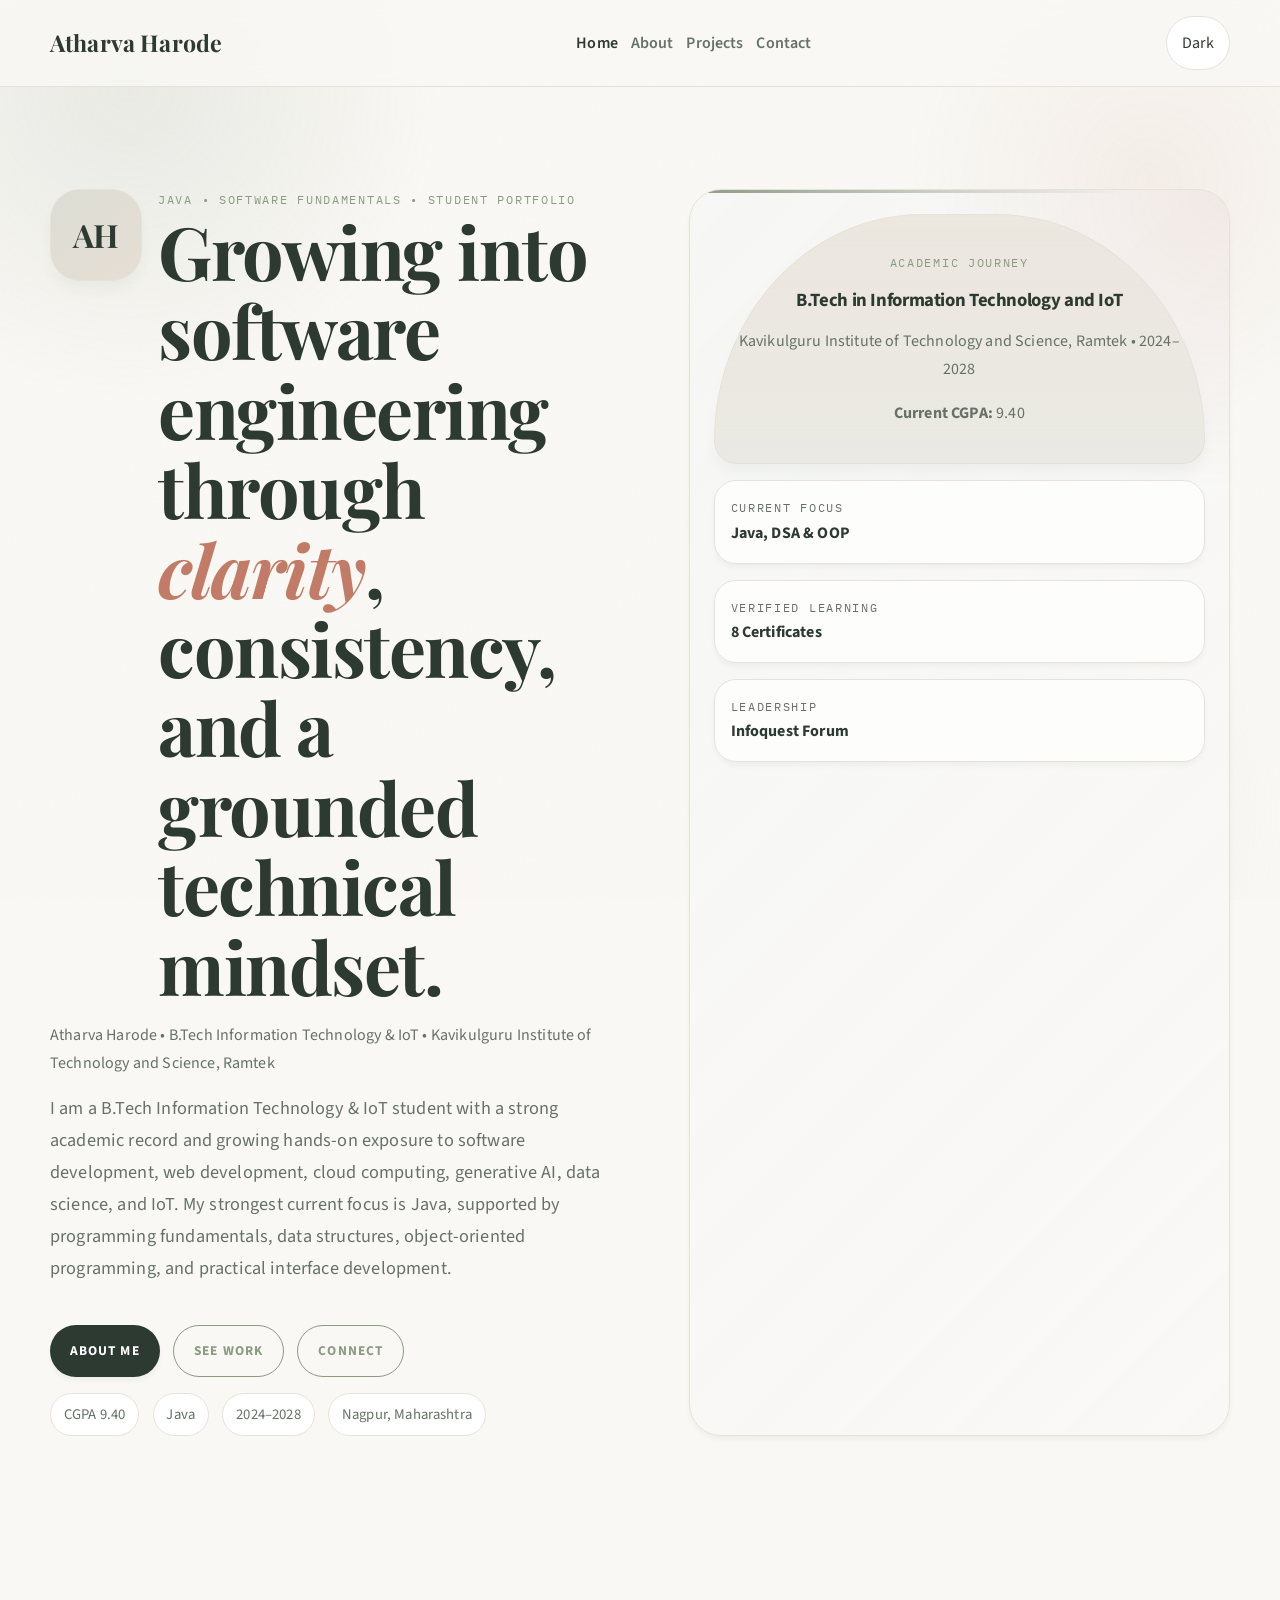
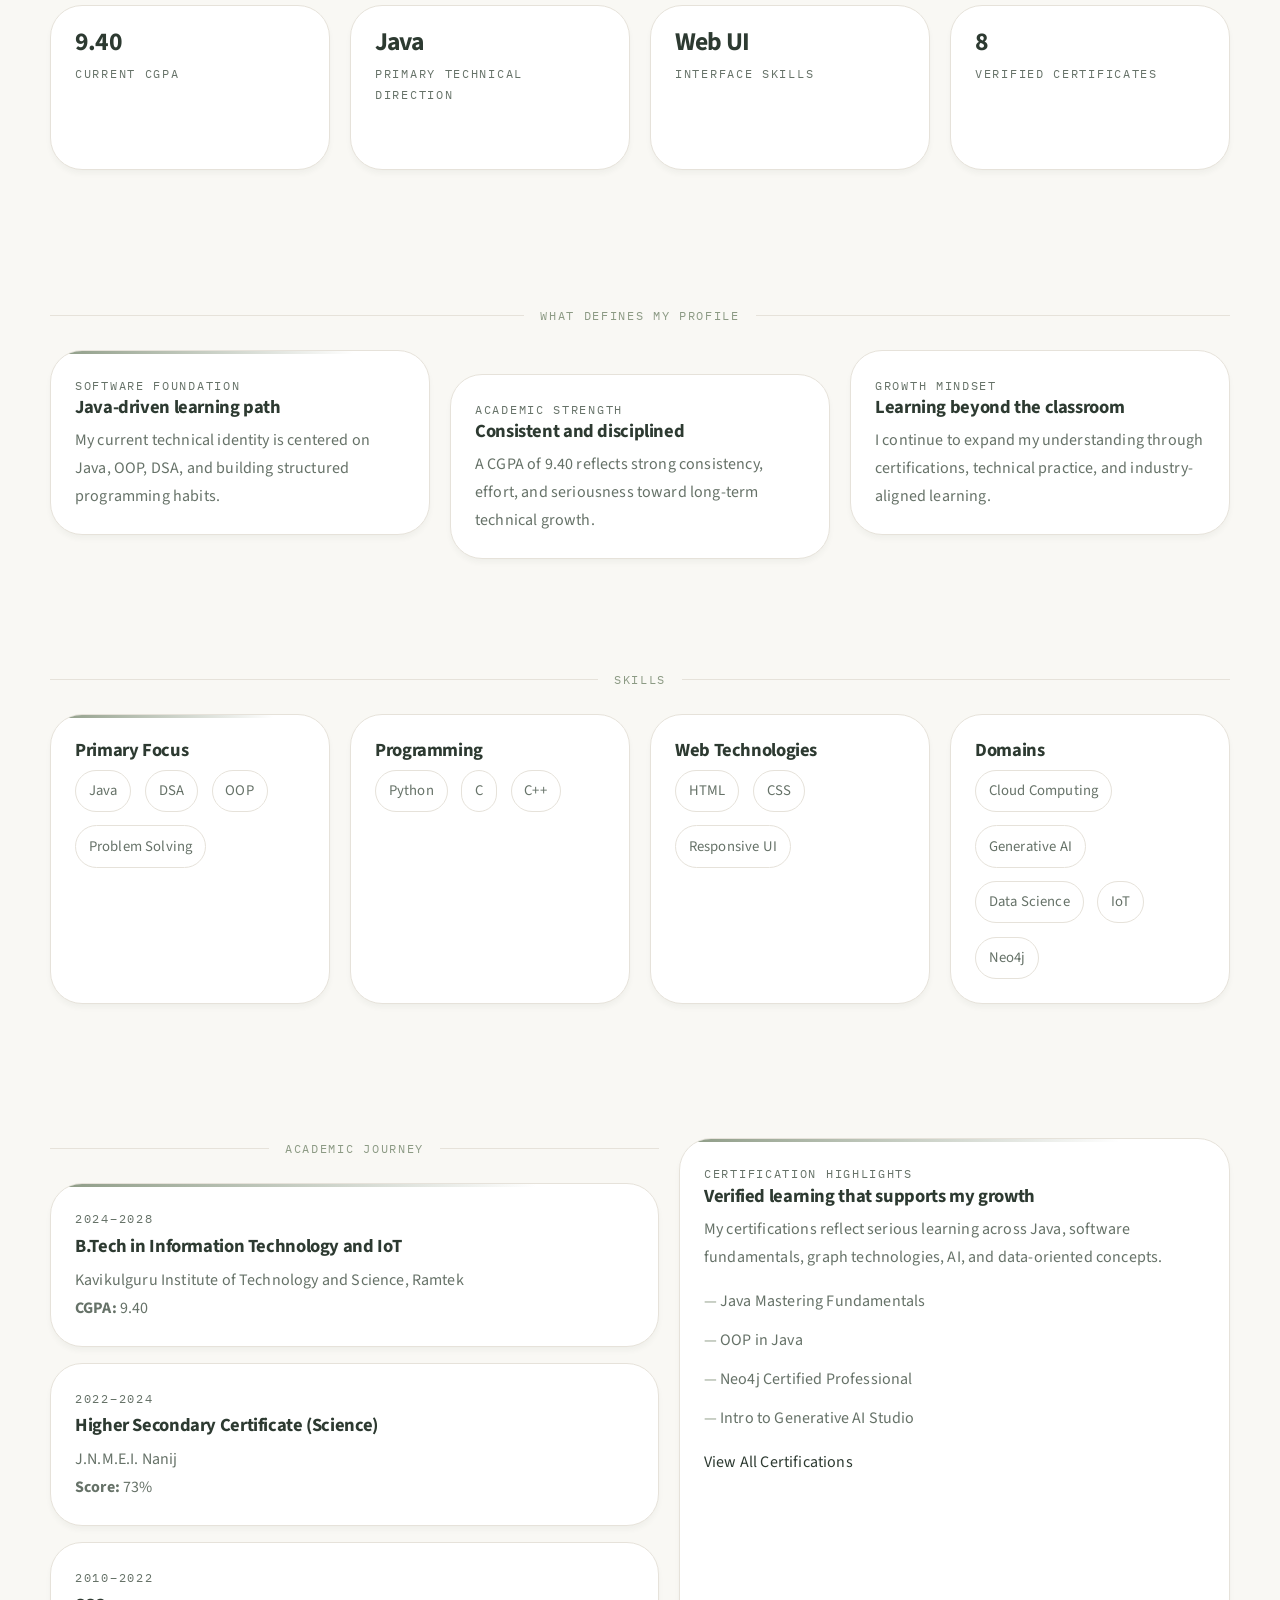
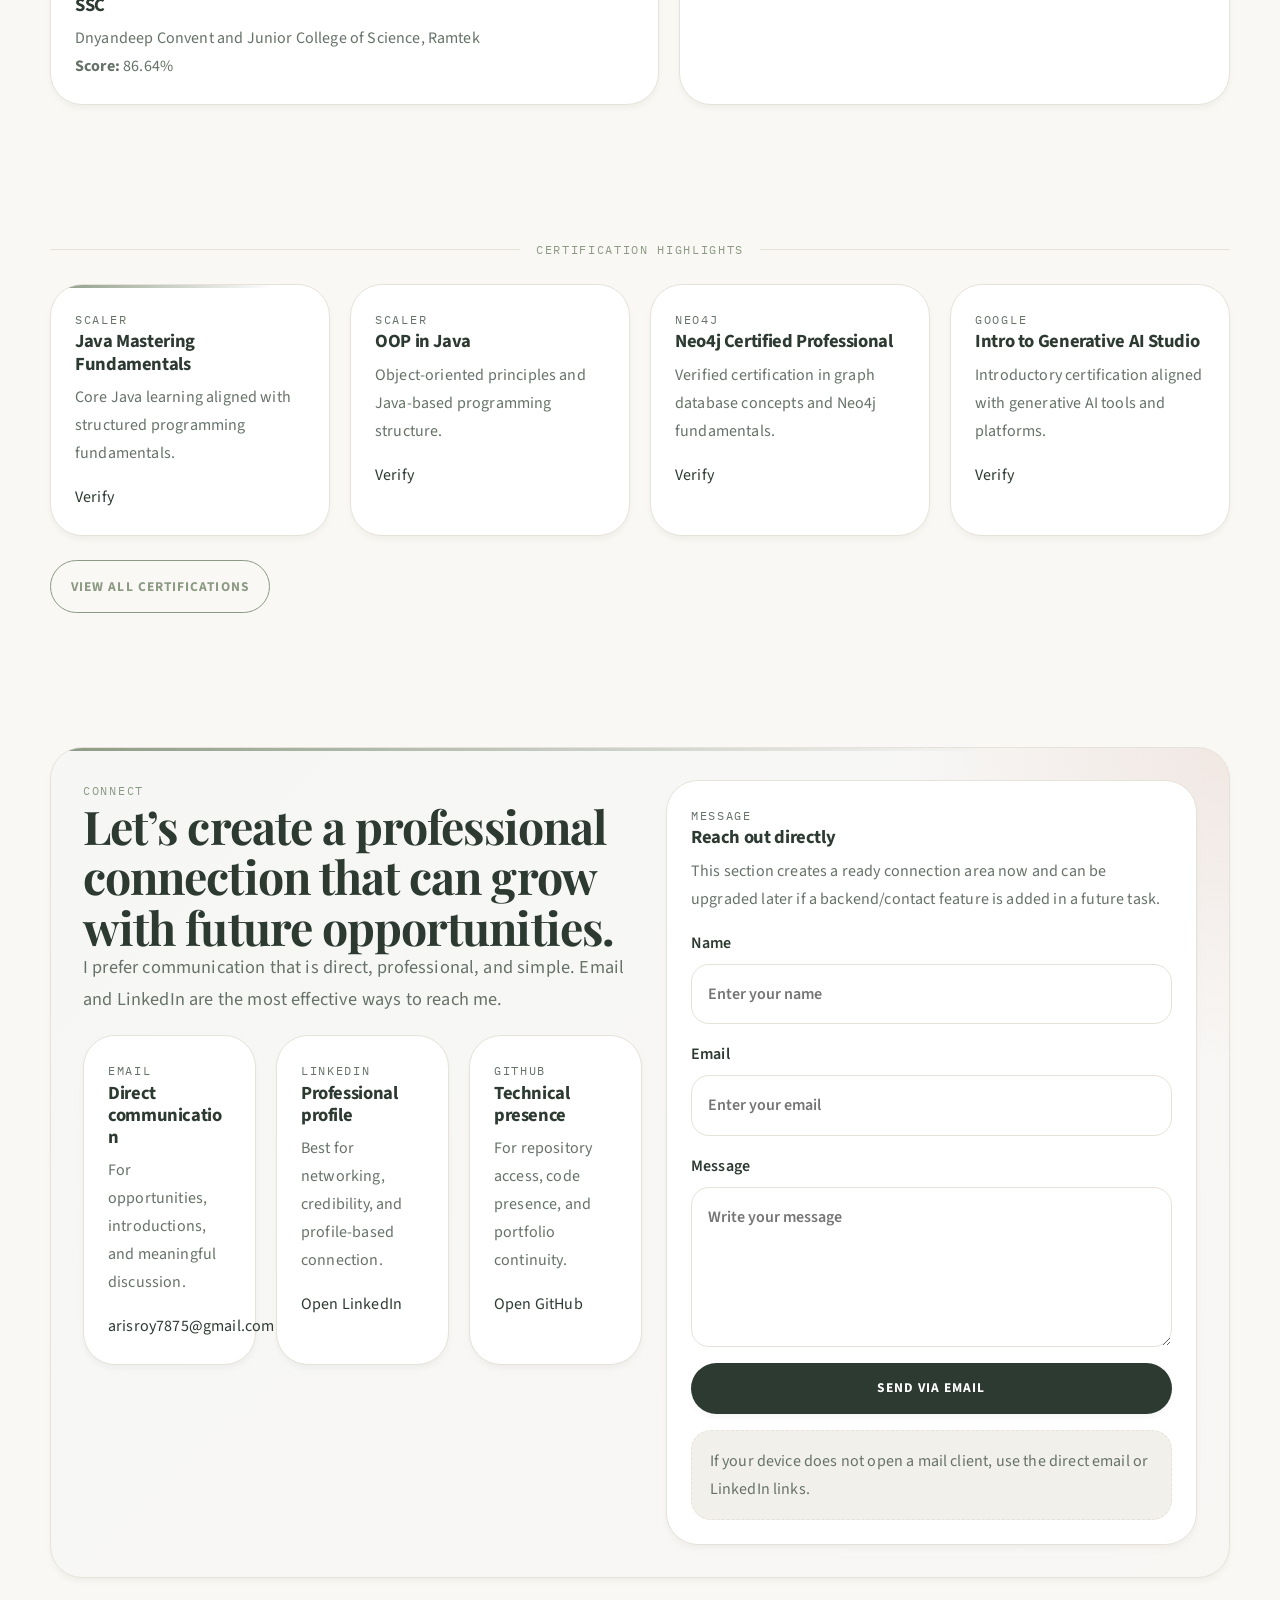
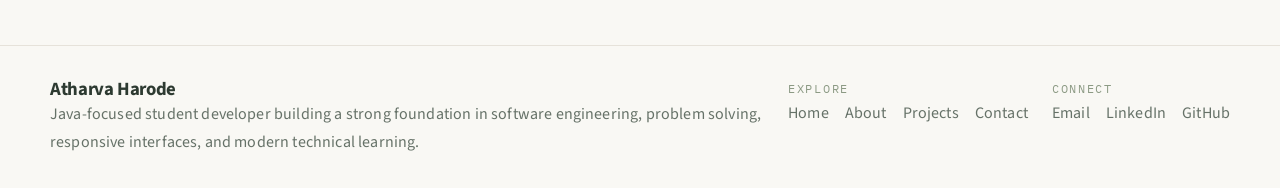
<file: index.html>
<!DOCTYPE html>
<html lang="en">
<head>
  <meta charset="UTF-8" />
  <meta name="viewport" content="width=device-width, initial-scale=1.0" />
  <meta name="color-scheme" content="light dark" />
  <meta
    name="description"
    content="Atharva Harode portfolio featuring education, technical strengths, certifications, and software development direction."
  />
  <title>Atharva Harode — Portfolio</title>

  <link rel="preconnect" href="https://fonts.googleapis.com" />
  <link rel="preconnect" href="https://fonts.gstatic.com" crossorigin />
  <link
    href="https://fonts.googleapis.com/css2?family=IBM+Plex+Mono:wght@500&family=Playfair+Display:wght@600;700&family=Source+Sans+3:wght@400;500;600;700&display=swap"
    rel="stylesheet"
  />

  <link rel="stylesheet" href="css/style.css" />
  <script defer src="script.js"></script>
</head>
<body>
  <a class="skip-link" href="#main">Skip to content</a>

  <header class="site-header">
    <div class="container nav-shell">
      <a class="brand" href="index.html">Atharva Harode</a>

      <nav class="site-nav" id="site-nav" aria-label="Primary navigation">
        <a href="index.html">Home</a>
        <a href="about.html">About</a>
        <a href="projects.html">Projects</a>
        <a href="contact.html">Contact</a>
      </nav>

      <div class="nav-actions">
        <button class="theme-toggle" id="theme-toggle" type="button" aria-label="Toggle theme">Dark</button>
        <button class="nav-toggle" id="nav-toggle" type="button" aria-label="Open navigation" aria-controls="site-nav" aria-expanded="false">Menu</button>
      </div>
    </div>
  </header>

  <main id="main">
    <section class="section">
      <div class="container hero-shell">
        <div class="hero-copy">
          <div class="identity-lockup">
            <div class="identity-badge">
              <div class="monogram" aria-label="Atharva Harode logo">AH</div>

              <div>
                <p class="eyebrow">Java • Software Fundamentals • Student Portfolio</p>
                <h1>Growing into software engineering through <em>clarity</em>, consistency, and a grounded technical mindset.</h1>
              </div>
            </div>

            <p class="identity-title">
              Atharva Harode • B.Tech Information Technology & IoT • Kavikulguru Institute of Technology and Science, Ramtek
            </p>
          </div>

          <p class="lead">
            I am a B.Tech Information Technology & IoT student with a strong academic record and growing hands-on exposure
            to software development, web development, cloud computing, generative AI, data science, and IoT. My strongest
            current focus is Java, supported by programming fundamentals, data structures, object-oriented programming,
            and practical interface development.
          </p>

          <div class="btn-row">
            <a class="btn btn--primary" href="about.html">About Me</a>
            <a class="btn btn--secondary" href="projects.html">See Work</a>
            <a class="btn btn--secondary" href="contact.html">Connect</a>
          </div>

          <div class="hero-tags">
            <span class="hero-tag">CGPA 9.40</span>
            <span class="hero-tag">Java</span>
            <span class="hero-tag">2024–2028</span>
            <span class="hero-tag">Nagpur, Maharashtra</span>
          </div>
        </div>

        <aside class="panel hero-side card-accent">
          <div class="hero-arch">
            <p class="eyebrow">Academic Journey</p>
            <h3>B.Tech in Information Technology and IoT</h3>
            <p class="card-copy">
              Kavikulguru Institute of Technology and Science, Ramtek • 2024–2028
            </p>
            <p class="card-copy"><strong>Current CGPA:</strong> 9.40</p>
          </div>

          <div class="hero-side-grid">
            <div class="side-chip">
              <p class="meta">Current Focus</p>
              <strong>Java, DSA & OOP</strong>
            </div>

            <div class="side-chip">
              <p class="meta">Verified Learning</p>
              <strong>8 Certificates</strong>
            </div>

            <div class="side-chip">
              <p class="meta">Leadership</p>
              <strong>Infoquest Forum</strong>
            </div>
          </div>
        </aside>
      </div>
    </section>

    <section class="section section--tight">
      <div class="container">
        <div class="stats-grid">
          <article class="panel stat-card">
            <strong>9.40</strong>
            <span class="meta">Current CGPA</span>
          </article>
          <article class="panel stat-card">
            <strong>Java</strong>
            <span class="meta">Primary Technical Direction</span>
          </article>
          <article class="panel stat-card">
            <strong>Web UI</strong>
            <span class="meta">Interface Skills</span>
          </article>
          <article class="panel stat-card">
            <strong>8</strong>
            <span class="meta">Verified Certificates</span>
          </article>
        </div>
      </div>
    </section>

    <section class="section section--tight">
      <div class="container">
        <div class="section-label">
          <span>What Defines My Profile</span>
        </div>

        <div class="feature-grid">
          <article class="panel feature-card card-accent">
            <p class="meta">Software Foundation</p>
            <h3>Java-driven learning path</h3>
            <p class="card-copy">
              My current technical identity is centered on Java, OOP, DSA, and building structured programming habits.
            </p>
          </article>

          <article class="panel feature-card is-staggered">
            <p class="meta">Academic Strength</p>
            <h3>Consistent and disciplined</h3>
            <p class="card-copy">
              A CGPA of 9.40 reflects strong consistency, effort, and seriousness toward long-term technical growth.
            </p>
          </article>

          <article class="panel feature-card">
            <p class="meta">Growth Mindset</p>
            <h3>Learning beyond the classroom</h3>
            <p class="card-copy">
              I continue to expand my understanding through certifications, technical practice, and industry-aligned learning.
            </p>
          </article>
        </div>
      </div>
    </section>

    <section class="section section--tight">
      <div class="container">
        <div class="section-label">
          <span>Skills</span>
        </div>

        <div class="skill-grid">
          <article class="panel skill-card card-accent">
            <h3>Primary Focus</h3>
            <div class="badge-list">
              <span class="badge">Java</span>
              <span class="badge">DSA</span>
              <span class="badge">OOP</span>
              <span class="badge">Problem Solving</span>
            </div>
          </article>

          <article class="panel skill-card">
            <h3>Programming</h3>
            <div class="badge-list">
              <span class="badge">Python</span>
              <span class="badge">C</span>
              <span class="badge">C++</span>
            </div>
          </article>

          <article class="panel skill-card">
            <h3>Web Technologies</h3>
            <div class="badge-list">
              <span class="badge">HTML</span>
              <span class="badge">CSS</span>
              <span class="badge">Responsive UI</span>
            </div>
          </article>

          <article class="panel skill-card">
            <h3>Domains</h3>
            <div class="badge-list">
              <span class="badge">Cloud Computing</span>
              <span class="badge">Generative AI</span>
              <span class="badge">Data Science</span>
              <span class="badge">IoT</span>
              <span class="badge">Neo4j</span>
            </div>
          </article>
        </div>
      </div>
    </section>

    <section class="section section--tight">
      <div class="container split-layout">
        <div>
          <div class="section-label">
            <span>Academic Journey</span>
          </div>

          <div class="timeline">
            <article class="panel timeline-item card-accent">
              <p class="meta">2024–2028</p>
              <h3>B.Tech in Information Technology and IoT</h3>
              <p class="card-copy">Kavikulguru Institute of Technology and Science, Ramtek</p>
              <p class="card-copy"><strong>CGPA:</strong> 9.40</p>
            </article>

            <article class="panel timeline-item">
              <p class="meta">2022–2024</p>
              <h3>Higher Secondary Certificate (Science)</h3>
              <p class="card-copy">J.N.M.E.I. Nanij</p>
              <p class="card-copy"><strong>Score:</strong> 73%</p>
            </article>

            <article class="panel timeline-item">
              <p class="meta">2010–2022</p>
              <h3>SSC</h3>
              <p class="card-copy">Dnyandeep Convent and Junior College of Science, Ramtek</p>
              <p class="card-copy"><strong>Score:</strong> 86.64%</p>
            </article>
          </div>
        </div>

        <article class="panel feature-card card-accent">
          <p class="meta">Certification Highlights</p>
          <h3>Verified learning that supports my growth</h3>
          <p class="card-copy">
            My certifications reflect serious learning across Java, software fundamentals, graph technologies, AI, and data-oriented concepts.
          </p>

          <ul class="list-points">
            <li>Java Mastering Fundamentals</li>
            <li>OOP in Java</li>
            <li>Neo4j Certified Professional</li>
            <li>Intro to Generative AI Studio</li>
          </ul>

          <div class="card-links" style="margin-top: 1rem;">
            <a href="about.html">View All Certifications</a>
          </div>
        </article>
      </div>
    </section>

    <section class="section section--tight">
      <div class="container">
        <div class="section-label">
          <span>Certification Highlights</span>
        </div>

        <div class="cert-grid">
          <article class="panel cert-card card-accent">
            <p class="meta">Scaler</p>
            <h3>Java Mastering Fundamentals</h3>
            <p class="card-copy">Core Java learning aligned with structured programming fundamentals.</p>
            <div class="card-links" style="margin-top: 1rem;">
              <a href="https://moonshot.scaler.com/s/sl/8MfIuvoeKz" target="_blank" rel="noopener noreferrer">Verify</a>
            </div>
          </article>

          <article class="panel cert-card">
            <p class="meta">Scaler</p>
            <h3>OOP in Java</h3>
            <p class="card-copy">Object-oriented principles and Java-based programming structure.</p>
            <div class="card-links" style="margin-top: 1rem;">
              <a href="https://moonshot.scaler.com/s/li/6NjYlQh3RE" target="_blank" rel="noopener noreferrer">Verify</a>
            </div>
          </article>

          <article class="panel cert-card">
            <p class="meta">Neo4j</p>
            <h3>Neo4j Certified Professional</h3>
            <p class="card-copy">Verified certification in graph database concepts and Neo4j fundamentals.</p>
            <div class="card-links" style="margin-top: 1rem;">
              <a href="https://graphacademy.neo4j.com/c/7bdb7557-6568-4c2e-84bf-61533a747345/" target="_blank" rel="noopener noreferrer">Verify</a>
            </div>
          </article>

          <article class="panel cert-card">
            <p class="meta">Google</p>
            <h3>Intro to Generative AI Studio</h3>
            <p class="card-copy">Introductory certification aligned with generative AI tools and platforms.</p>
            <div class="card-links" style="margin-top: 1rem;">
              <a href="https://simpli-web.app.link/e/qctK5cx7B1b" target="_blank" rel="noopener noreferrer">Verify</a>
            </div>
          </article>
        </div>

        <div class="btn-row">
          <a class="btn btn--secondary" href="about.html">View All Certifications</a>
        </div>
      </div>
    </section>

    <section class="section section--tight">
      <div class="container">
        <div class="panel connect-shell card-accent">
          <div>
            <p class="eyebrow">Connect</p>
            <h2>Let’s create a professional connection that can grow with future opportunities.</h2>
            <p class="lead">
              I prefer communication that is direct, professional, and simple. Email and LinkedIn are the most effective ways to reach me.
            </p>

            <div class="method-grid">
              <article class="panel contact-card">
                <p class="meta">Email</p>
                <h3>Direct communication</h3>
                <p class="card-copy">For opportunities, introductions, and meaningful discussion.</p>
                <div class="card-links" style="margin-top: 1rem;">
                  <a href="mailto:arisroy7875@gmail.com">arisroy7875@gmail.com</a>
                </div>
              </article>

              <article class="panel contact-card">
                <p class="meta">LinkedIn</p>
                <h3>Professional profile</h3>
                <p class="card-copy">Best for networking, credibility, and profile-based connection.</p>
                <div class="card-links" style="margin-top: 1rem;">
                  <a href="https://www.linkedin.com/in/atharva-harode-336a64334/" target="_blank" rel="noopener noreferrer">Open LinkedIn</a>
                </div>
              </article>

              <article class="panel contact-card">
                <p class="meta">GitHub</p>
                <h3>Technical presence</h3>
                <p class="card-copy">For repository access, code presence, and portfolio continuity.</p>
                <div class="card-links" style="margin-top: 1rem;">
                  <a href="https://github.com/atharva787590" target="_blank" rel="noopener noreferrer">Open GitHub</a>
                </div>
              </article>
            </div>
          </div>

          <div class="panel form-card">
            <p class="meta">Message</p>
            <h3>Reach out directly</h3>
            <p class="card-copy">
              This section creates a ready connection area now and can be upgraded later if a backend/contact feature is added in a future task.
            </p>

            <form action="mailto:arisroy7875@gmail.com" method="post" enctype="text/plain">
              <label for="home-name">
                Name
                <input id="home-name" name="name" type="text" placeholder="Enter your name" />
              </label>

              <label for="home-email">
                Email
                <input id="home-email" name="email" type="email" placeholder="Enter your email" />
              </label>

              <label for="home-message">
                Message
                <textarea id="home-message" name="message" placeholder="Write your message"></textarea>
              </label>

              <button class="btn btn--primary" type="submit">Send via Email</button>
            </form>

            <div class="note-box">
              If your device does not open a mail client, use the direct email or LinkedIn links.
            </div>
          </div>
        </div>
      </div>
    </section>
  </main>

  <footer class="site-footer">
    <div class="container footer-grid">
      <div>
        <h3>Atharva Harode</h3>
        <p class="muted">
          Java-focused student developer building a strong foundation in software engineering,
          problem solving, responsive interfaces, and modern technical learning.
        </p>
      </div>

      <div>
        <p class="eyebrow">Explore</p>
        <div class="footer-links">
          <a href="index.html">Home</a>
          <a href="about.html">About</a>
          <a href="projects.html">Projects</a>
          <a href="contact.html">Contact</a>
        </div>
      </div>

      <div>
        <p class="eyebrow">Connect</p>
        <div class="footer-links">
          <a href="mailto:arisroy7875@gmail.com">Email</a>
          <a href="https://www.linkedin.com/in/atharva-harode-336a64334/" target="_blank" rel="noopener noreferrer">LinkedIn</a>
          <a href="https://github.com/atharva787590" target="_blank" rel="noopener noreferrer">GitHub</a>
        </div>
      </div>
    </div>
  </footer>
</body>
</html>
</file>
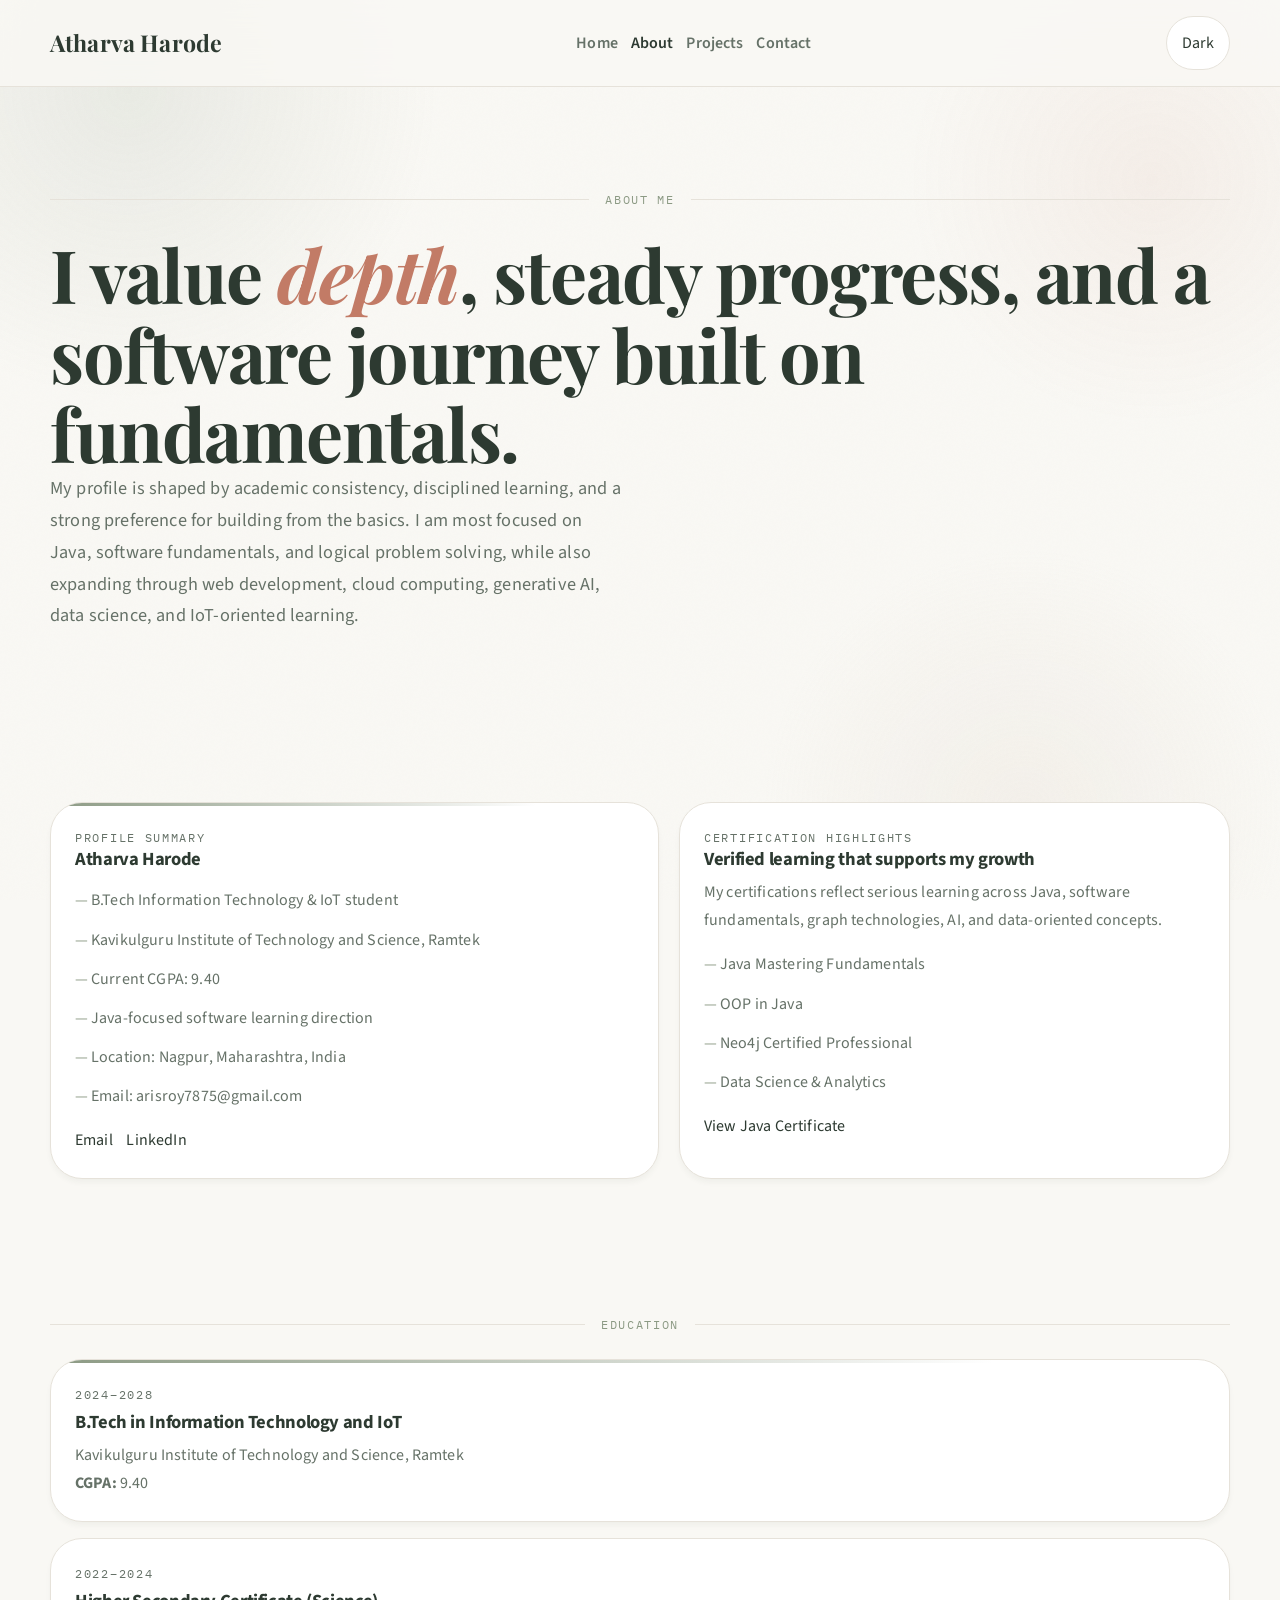
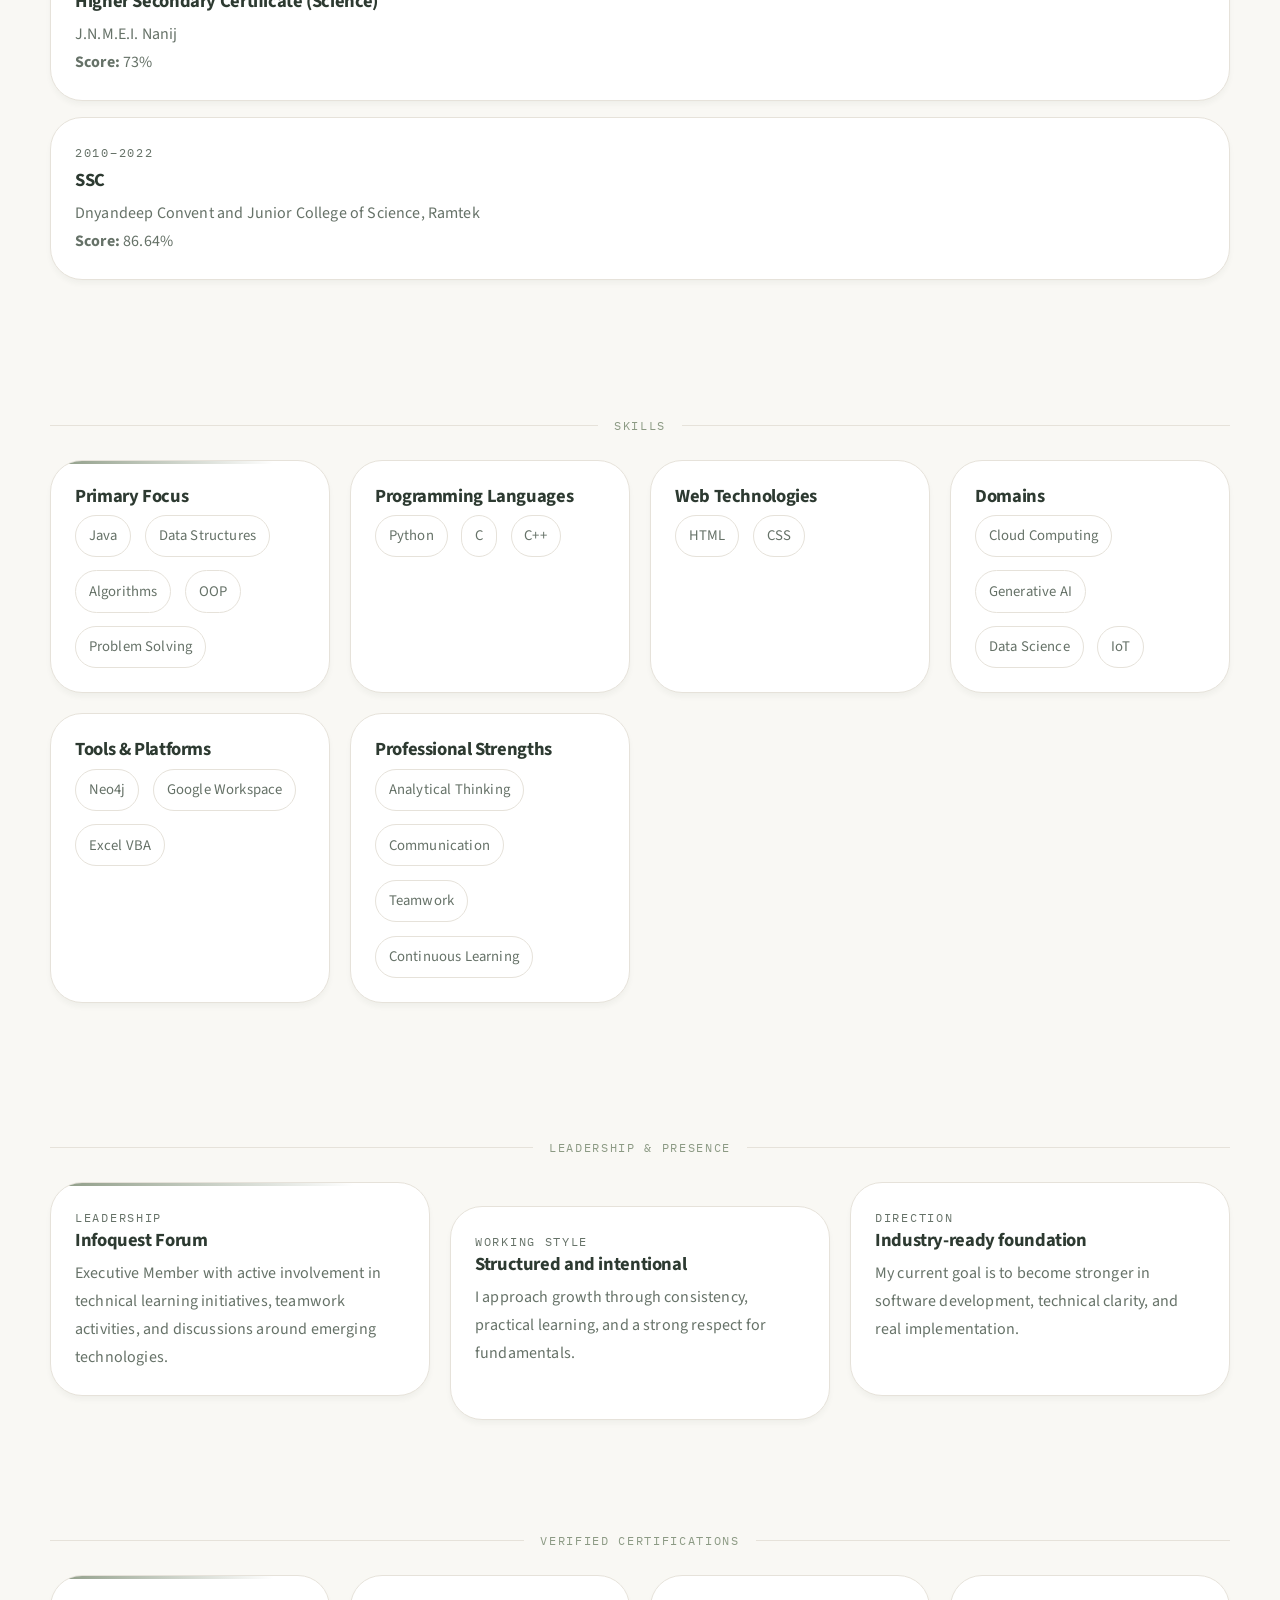
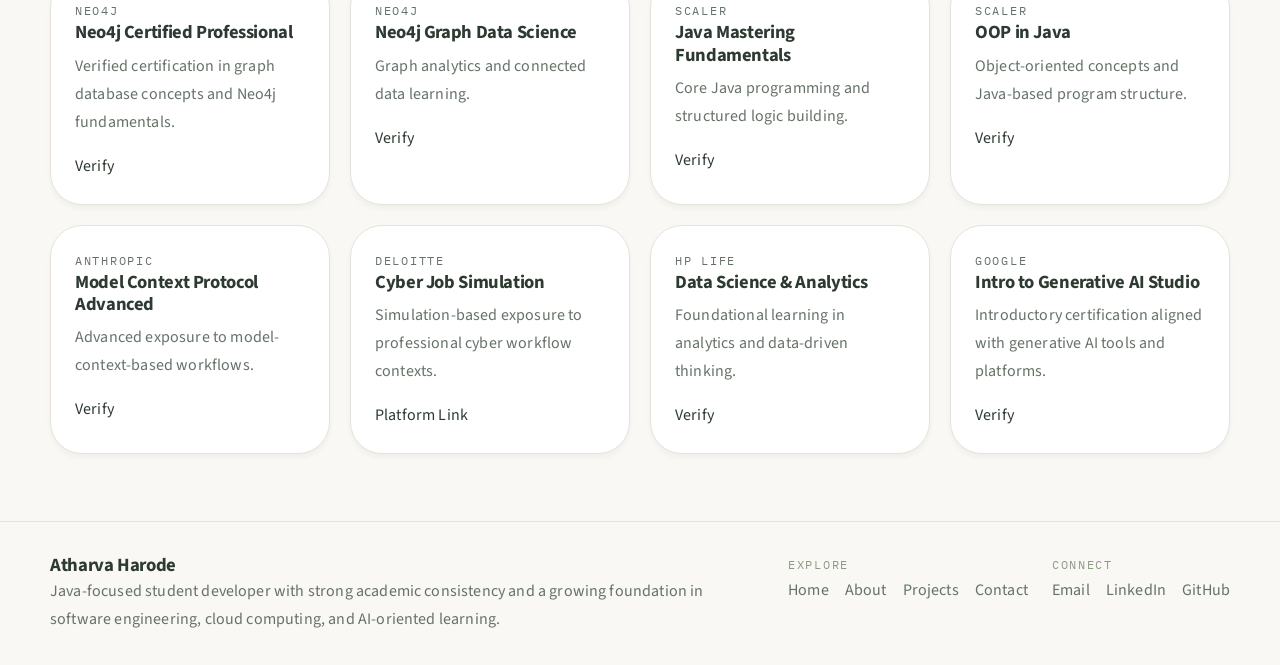
<file: about.html>
<!DOCTYPE html>
<html lang="en">
<head>
  <meta charset="UTF-8" />
  <meta name="viewport" content="width=device-width, initial-scale=1.0" />
  <meta name="color-scheme" content="light dark" />
  <meta
    name="description"
    content="About Atharva Harode including education, strengths, leadership, and verified certifications."
  />
  <title>Atharva Harode — About</title>

  <link rel="preconnect" href="https://fonts.googleapis.com" />
  <link rel="preconnect" href="https://fonts.gstatic.com" crossorigin />
  <link
    href="https://fonts.googleapis.com/css2?family=IBM+Plex+Mono:wght@500&family=Playfair+Display:wght@600;700&family=Source+Sans+3:wght@400;500;600;700&display=swap"
    rel="stylesheet"
  />

  <link rel="stylesheet" href="css/style.css" />
  <script defer src="script.js"></script>
</head>
<body>
  <a class="skip-link" href="#main">Skip to content</a>

  <header class="site-header">
    <div class="container nav-shell">
      <a class="brand" href="index.html">Atharva Harode</a>

      <nav class="site-nav" id="site-nav" aria-label="Primary navigation">
        <a href="index.html">Home</a>
        <a href="about.html">About</a>
        <a href="projects.html">Projects</a>
        <a href="contact.html">Contact</a>
      </nav>

      <div class="nav-actions">
        <button class="theme-toggle" id="theme-toggle" type="button" aria-label="Toggle theme">Dark</button>
        <button class="nav-toggle" id="nav-toggle" type="button" aria-label="Open navigation" aria-controls="site-nav" aria-expanded="false">Menu</button>
      </div>
    </div>
  </header>

  <main id="main">
    <section class="section">
      <div class="container narrow">
        <div class="section-label">
          <span>About Me</span>
        </div>
        <h1>I value <em>depth</em>, steady progress, and a software journey built on fundamentals.</h1>
        <p class="lead">
          My profile is shaped by academic consistency, disciplined learning, and a strong preference for building from the basics.
          I am most focused on Java, software fundamentals, and logical problem solving, while also expanding through web development,
          cloud computing, generative AI, data science, and IoT-oriented learning.
        </p>
      </div>
    </section>

    <section class="section section--tight">
      <div class="container split-layout">
        <article class="panel feature-card card-accent">
          <p class="meta">Profile Summary</p>
          <h3>Atharva Harode</h3>
          <ul class="list-points">
            <li>B.Tech Information Technology & IoT student</li>
            <li>Kavikulguru Institute of Technology and Science, Ramtek</li>
            <li>Current CGPA: 9.40</li>
            <li>Java-focused software learning direction</li>
            <li>Location: Nagpur, Maharashtra, India</li>
            <li>Email: arisroy7875@gmail.com</li>
          </ul>

          <div class="card-links" style="margin-top: 1rem;">
            <a href="mailto:arisroy7875@gmail.com">Email</a>
            <a href="https://www.linkedin.com/in/atharva-harode-336a64334/" target="_blank" rel="noopener noreferrer">LinkedIn</a>
          </div>
        </article>

        <article class="panel feature-card">
          <p class="meta">Certification Highlights</p>
          <h3>Verified learning that supports my growth</h3>
          <p class="card-copy">
            My certifications reflect serious learning across Java, software fundamentals, graph technologies, AI, and data-oriented concepts.
          </p>

          <ul class="list-points">
            <li>Java Mastering Fundamentals</li>
            <li>OOP in Java</li>
            <li>Neo4j Certified Professional</li>
            <li>Data Science & Analytics</li>
          </ul>

          <div class="card-links" style="margin-top: 1rem;">
            <a href="https://moonshot.scaler.com/s/sl/8MfIuvoeKz" target="_blank" rel="noopener noreferrer">View Java Certificate</a>
          </div>
        </article>
      </div>
    </section>

    <section class="section section--tight">
      <div class="container">
        <div class="section-label">
          <span>Education</span>
        </div>

        <div class="timeline">
          <article class="panel timeline-item card-accent">
            <p class="meta">2024–2028</p>
            <h3>B.Tech in Information Technology and IoT</h3>
            <p class="card-copy">Kavikulguru Institute of Technology and Science, Ramtek</p>
            <p class="card-copy"><strong>CGPA:</strong> 9.40</p>
          </article>

          <article class="panel timeline-item">
            <p class="meta">2022–2024</p>
            <h3>Higher Secondary Certificate (Science)</h3>
            <p class="card-copy">J.N.M.E.I. Nanij</p>
            <p class="card-copy"><strong>Score:</strong> 73%</p>
          </article>

          <article class="panel timeline-item">
            <p class="meta">2010–2022</p>
            <h3>SSC</h3>
            <p class="card-copy">Dnyandeep Convent and Junior College of Science, Ramtek</p>
            <p class="card-copy"><strong>Score:</strong> 86.64%</p>
          </article>
        </div>
      </div>
    </section>

    <section class="section section--tight">
      <div class="container">
        <div class="section-label">
          <span>Skills</span>
        </div>

        <div class="skill-grid">
          <article class="panel skill-card card-accent">
            <h3>Primary Focus</h3>
            <div class="badge-list">
              <span class="badge">Java</span>
              <span class="badge">Data Structures</span>
              <span class="badge">Algorithms</span>
              <span class="badge">OOP</span>
              <span class="badge">Problem Solving</span>
            </div>
          </article>

          <article class="panel skill-card">
            <h3>Programming Languages</h3>
            <div class="badge-list">
              <span class="badge">Python</span>
              <span class="badge">C</span>
              <span class="badge">C++</span>
            </div>
          </article>

          <article class="panel skill-card">
            <h3>Web Technologies</h3>
            <div class="badge-list">
              <span class="badge">HTML</span>
              <span class="badge">CSS</span>
            </div>
          </article>

          <article class="panel skill-card">
            <h3>Domains</h3>
            <div class="badge-list">
              <span class="badge">Cloud Computing</span>
              <span class="badge">Generative AI</span>
              <span class="badge">Data Science</span>
              <span class="badge">IoT</span>
            </div>
          </article>

          <article class="panel skill-card">
            <h3>Tools & Platforms</h3>
            <div class="badge-list">
              <span class="badge">Neo4j</span>
              <span class="badge">Google Workspace</span>
              <span class="badge">Excel VBA</span>
            </div>
          </article>

          <article class="panel skill-card">
            <h3>Professional Strengths</h3>
            <div class="badge-list">
              <span class="badge">Analytical Thinking</span>
              <span class="badge">Communication</span>
              <span class="badge">Teamwork</span>
              <span class="badge">Continuous Learning</span>
            </div>
          </article>
        </div>
      </div>
    </section>

    <section class="section section--tight">
      <div class="container">
        <div class="section-label">
          <span>Leadership & Presence</span>
        </div>

        <div class="feature-grid">
          <article class="panel feature-card card-accent">
            <p class="meta">Leadership</p>
            <h3>Infoquest Forum</h3>
            <p class="card-copy">
              Executive Member with active involvement in technical learning initiatives, teamwork activities,
              and discussions around emerging technologies.
            </p>
          </article>

          <article class="panel feature-card is-staggered">
            <p class="meta">Working Style</p>
            <h3>Structured and intentional</h3>
            <p class="card-copy">
              I approach growth through consistency, practical learning, and a strong respect for fundamentals.
            </p>
          </article>

          <article class="panel feature-card">
            <p class="meta">Direction</p>
            <h3>Industry-ready foundation</h3>
            <p class="card-copy">
              My current goal is to become stronger in software development, technical clarity, and real implementation.
            </p>
          </article>
        </div>
      </div>
    </section>

    <section class="section section--tight">
      <div class="container">
        <div class="section-label">
          <span>Verified Certifications</span>
        </div>

        <div class="cert-grid">
          <article class="panel cert-card card-accent">
            <p class="meta">Neo4j</p>
            <h3>Neo4j Certified Professional</h3>
            <p class="card-copy">Verified certification in graph database concepts and Neo4j fundamentals.</p>
            <div class="card-links" style="margin-top: 1rem;"><a href="https://graphacademy.neo4j.com/c/7bdb7557-6568-4c2e-84bf-61533a747345/" target="_blank" rel="noopener noreferrer">Verify</a></div>
          </article>

          <article class="panel cert-card">
            <p class="meta">Neo4j</p>
            <h3>Neo4j Graph Data Science</h3>
            <p class="card-copy">Graph analytics and connected data learning.</p>
            <div class="card-links" style="margin-top: 1rem;"><a href="https://graphacademy.neo4j.com/c/615c1e58-2b9d-46cf-a723-f88ed874ff77/" target="_blank" rel="noopener noreferrer">Verify</a></div>
          </article>

          <article class="panel cert-card">
            <p class="meta">Scaler</p>
            <h3>Java Mastering Fundamentals</h3>
            <p class="card-copy">Core Java programming and structured logic building.</p>
            <div class="card-links" style="margin-top: 1rem;"><a href="https://moonshot.scaler.com/s/sl/8MfIuvoeKz" target="_blank" rel="noopener noreferrer">Verify</a></div>
          </article>

          <article class="panel cert-card">
            <p class="meta">Scaler</p>
            <h3>OOP in Java</h3>
            <p class="card-copy">Object-oriented concepts and Java-based program structure.</p>
            <div class="card-links" style="margin-top: 1rem;"><a href="https://moonshot.scaler.com/s/li/6NjYlQh3RE" target="_blank" rel="noopener noreferrer">Verify</a></div>
          </article>

          <article class="panel cert-card">
            <p class="meta">Anthropic</p>
            <h3>Model Context Protocol Advanced</h3>
            <p class="card-copy">Advanced exposure to model-context-based workflows.</p>
            <div class="card-links" style="margin-top: 1rem;"><a href="https://verify.skilljar.com/c/eiay4afhugrx" target="_blank" rel="noopener noreferrer">Verify</a></div>
          </article>

          <article class="panel cert-card">
            <p class="meta">Deloitte</p>
            <h3>Cyber Job Simulation</h3>
            <p class="card-copy">Simulation-based exposure to professional cyber workflow contexts.</p>
            <div class="card-links" style="margin-top: 1rem;"><a href="https://theforage.com/" target="_blank" rel="noopener noreferrer">Platform Link</a></div>
          </article>

          <article class="panel cert-card">
            <p class="meta">HP LIFE</p>
            <h3>Data Science & Analytics</h3>
            <p class="card-copy">Foundational learning in analytics and data-driven thinking.</p>
            <div class="card-links" style="margin-top: 1rem;"><a href="https://www.life-global.org/certificate/e70e6ba1-0f59-45a6-9983-617a20633d9f" target="_blank" rel="noopener noreferrer">Verify</a></div>
          </article>

          <article class="panel cert-card">
            <p class="meta">Google</p>
            <h3>Intro to Generative AI Studio</h3>
            <p class="card-copy">Introductory certification aligned with generative AI tools and platforms.</p>
            <div class="card-links" style="margin-top: 1rem;"><a href="https://simpli-web.app.link/e/qctK5cx7B1b" target="_blank" rel="noopener noreferrer">Verify</a></div>
          </article>
        </div>
      </div>
    </section>
  </main>

  <footer class="site-footer">
    <div class="container footer-grid">
      <div>
        <h3>Atharva Harode</h3>
        <p class="muted">
          Java-focused student developer with strong academic consistency and a growing foundation in
          software engineering, cloud computing, and AI-oriented learning.
        </p>
      </div>

      <div>
        <p class="eyebrow">Explore</p>
        <div class="footer-links">
          <a href="index.html">Home</a>
          <a href="about.html">About</a>
          <a href="projects.html">Projects</a>
          <a href="contact.html">Contact</a>
        </div>
      </div>

      <div>
        <p class="eyebrow">Connect</p>
        <div class="footer-links">
          <a href="mailto:arisroy7875@gmail.com">Email</a>
          <a href="https://www.linkedin.com/in/atharva-harode-336a64334/" target="_blank" rel="noopener noreferrer">LinkedIn</a>
          <a href="https://github.com/atharva787590" target="_blank" rel="noopener noreferrer">GitHub</a>
        </div>
      </div>
    </div>
  </footer>
</body>
</html>
</file>
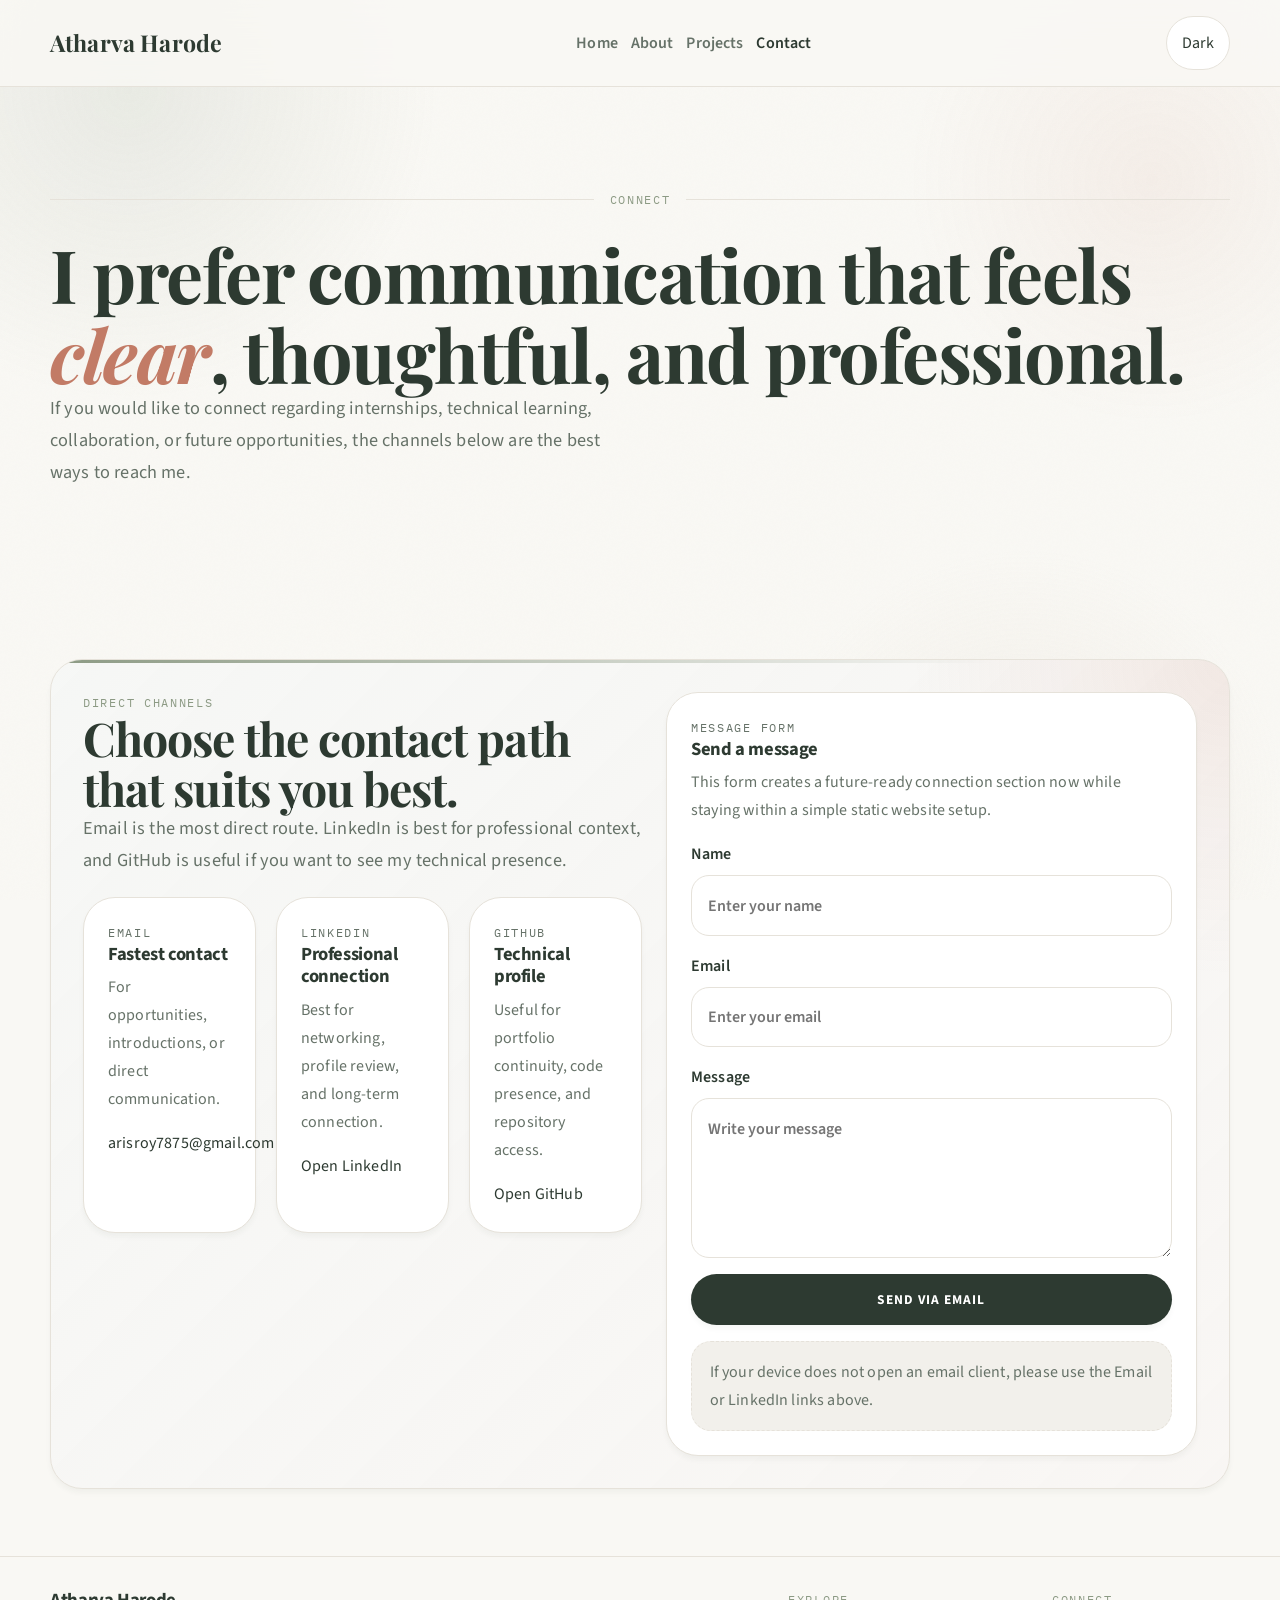
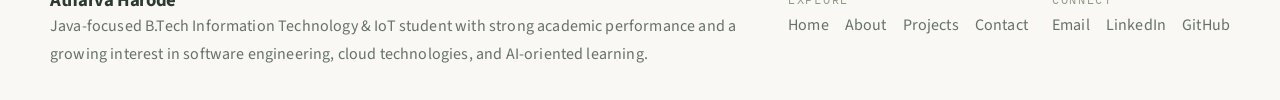
<file: contact.html>
<!DOCTYPE html>
<html lang="en">
<head>
  <meta charset="UTF-8" />
  <meta name="viewport" content="width=device-width, initial-scale=1.0" />
  <meta name="color-scheme" content="light dark" />
  <meta
    name="description"
    content="Contact Atharva Harode."
  />
  <title>Atharva Harode — Contact</title>

  <link rel="preconnect" href="https://fonts.googleapis.com" />
  <link rel="preconnect" href="https://fonts.gstatic.com" crossorigin />
  <link
    href="https://fonts.googleapis.com/css2?family=IBM+Plex+Mono:wght@500&family=Playfair+Display:wght@600;700&family=Source+Sans+3:wght@400;500;600;700&display=swap"
    rel="stylesheet"
  />

  <link rel="stylesheet" href="css/style.css" />
  <script defer src="script.js"></script>
</head>
<body>
  <a class="skip-link" href="#main">Skip to content</a>

  <header class="site-header">
    <div class="container nav-shell">
      <a class="brand" href="index.html">Atharva Harode</a>

      <nav class="site-nav" id="site-nav" aria-label="Primary navigation">
        <a href="index.html">Home</a>
        <a href="about.html">About</a>
        <a href="projects.html">Projects</a>
        <a href="contact.html">Contact</a>
      </nav>

      <div class="nav-actions">
        <button class="theme-toggle" id="theme-toggle" type="button" aria-label="Toggle theme">Dark</button>
        <button class="nav-toggle" id="nav-toggle" type="button" aria-label="Open navigation" aria-controls="site-nav" aria-expanded="false">Menu</button>
      </div>
    </div>
  </header>

  <main id="main">
    <section class="section">
      <div class="container narrow">
        <div class="section-label">
          <span>Connect</span>
        </div>
        <h1>I prefer communication that feels <em>clear</em>, thoughtful, and professional.</h1>
        <p class="lead">
          If you would like to connect regarding internships, technical learning, collaboration,
          or future opportunities, the channels below are the best ways to reach me.
        </p>
      </div>
    </section>

    <section class="section section--tight">
      <div class="container">
        <div class="panel connect-shell card-accent">
          <div>
            <p class="eyebrow">Direct Channels</p>
            <h2>Choose the contact path that suits you best.</h2>
            <p class="lead">
              Email is the most direct route. LinkedIn is best for professional context,
              and GitHub is useful if you want to see my technical presence.
            </p>

            <div class="method-grid">
              <article class="panel contact-card">
                <p class="meta">Email</p>
                <h3>Fastest contact</h3>
                <p class="card-copy">For opportunities, introductions, or direct communication.</p>
                <div class="card-links" style="margin-top: 1rem;">
                  <a href="mailto:arisroy7875@gmail.com">arisroy7875@gmail.com</a>
                </div>
              </article>

              <article class="panel contact-card">
                <p class="meta">LinkedIn</p>
                <h3>Professional connection</h3>
                <p class="card-copy">Best for networking, profile review, and long-term connection.</p>
                <div class="card-links" style="margin-top: 1rem;">
                  <a href="https://www.linkedin.com/in/atharva-harode-336a64334/" target="_blank" rel="noopener noreferrer">Open LinkedIn</a>
                </div>
              </article>

              <article class="panel contact-card">
                <p class="meta">GitHub</p>
                <h3>Technical profile</h3>
                <p class="card-copy">Useful for portfolio continuity, code presence, and repository access.</p>
                <div class="card-links" style="margin-top: 1rem;">
                  <a href="https://github.com/atharva787590" target="_blank" rel="noopener noreferrer">Open GitHub</a>
                </div>
              </article>
            </div>
          </div>

          <div class="panel form-card">
            <p class="meta">Message Form</p>
            <h3>Send a message</h3>
            <p class="card-copy">
              This form creates a future-ready connection section now while staying within a simple static website setup.
            </p>

            <form action="mailto:arisroy7875@gmail.com" method="post" enctype="text/plain">
              <label for="contact-name">
                Name
                <input id="contact-name" name="name" type="text" placeholder="Enter your name" />
              </label>

              <label for="contact-email">
                Email
                <input id="contact-email" name="email" type="email" placeholder="Enter your email" />
              </label>

              <label for="contact-message">
                Message
                <textarea id="contact-message" name="message" placeholder="Write your message"></textarea>
              </label>

              <button class="btn btn--primary" type="submit">Send via Email</button>
            </form>

            <div class="note-box">
              If your device does not open an email client, please use the Email or LinkedIn links above.
            </div>
          </div>
        </div>
      </div>
    </section>
  </main>

  <footer class="site-footer">
    <div class="container footer-grid">
      <div>
        <h3>Atharva Harode</h3>
        <p class="muted">
          Java-focused B.Tech Information Technology & IoT student with strong academic performance
          and a growing interest in software engineering, cloud technologies, and AI-oriented learning.
        </p>
      </div>

      <div>
        <p class="eyebrow">Explore</p>
        <div class="footer-links">
          <a href="index.html">Home</a>
          <a href="about.html">About</a>
          <a href="projects.html">Projects</a>
          <a href="contact.html">Contact</a>
        </div>
      </div>

      <div>
        <p class="eyebrow">Connect</p>
        <div class="footer-links">
          <a href="mailto:arisroy7875@gmail.com">Email</a>
          <a href="https://www.linkedin.com/in/atharva-harode-336a64334/" target="_blank" rel="noopener noreferrer">LinkedIn</a>
          <a href="https://github.com/atharva787590" target="_blank" rel="noopener noreferrer">GitHub</a>
        </div>
      </div>
    </div>
  </footer>
</body>
</html>
</file>
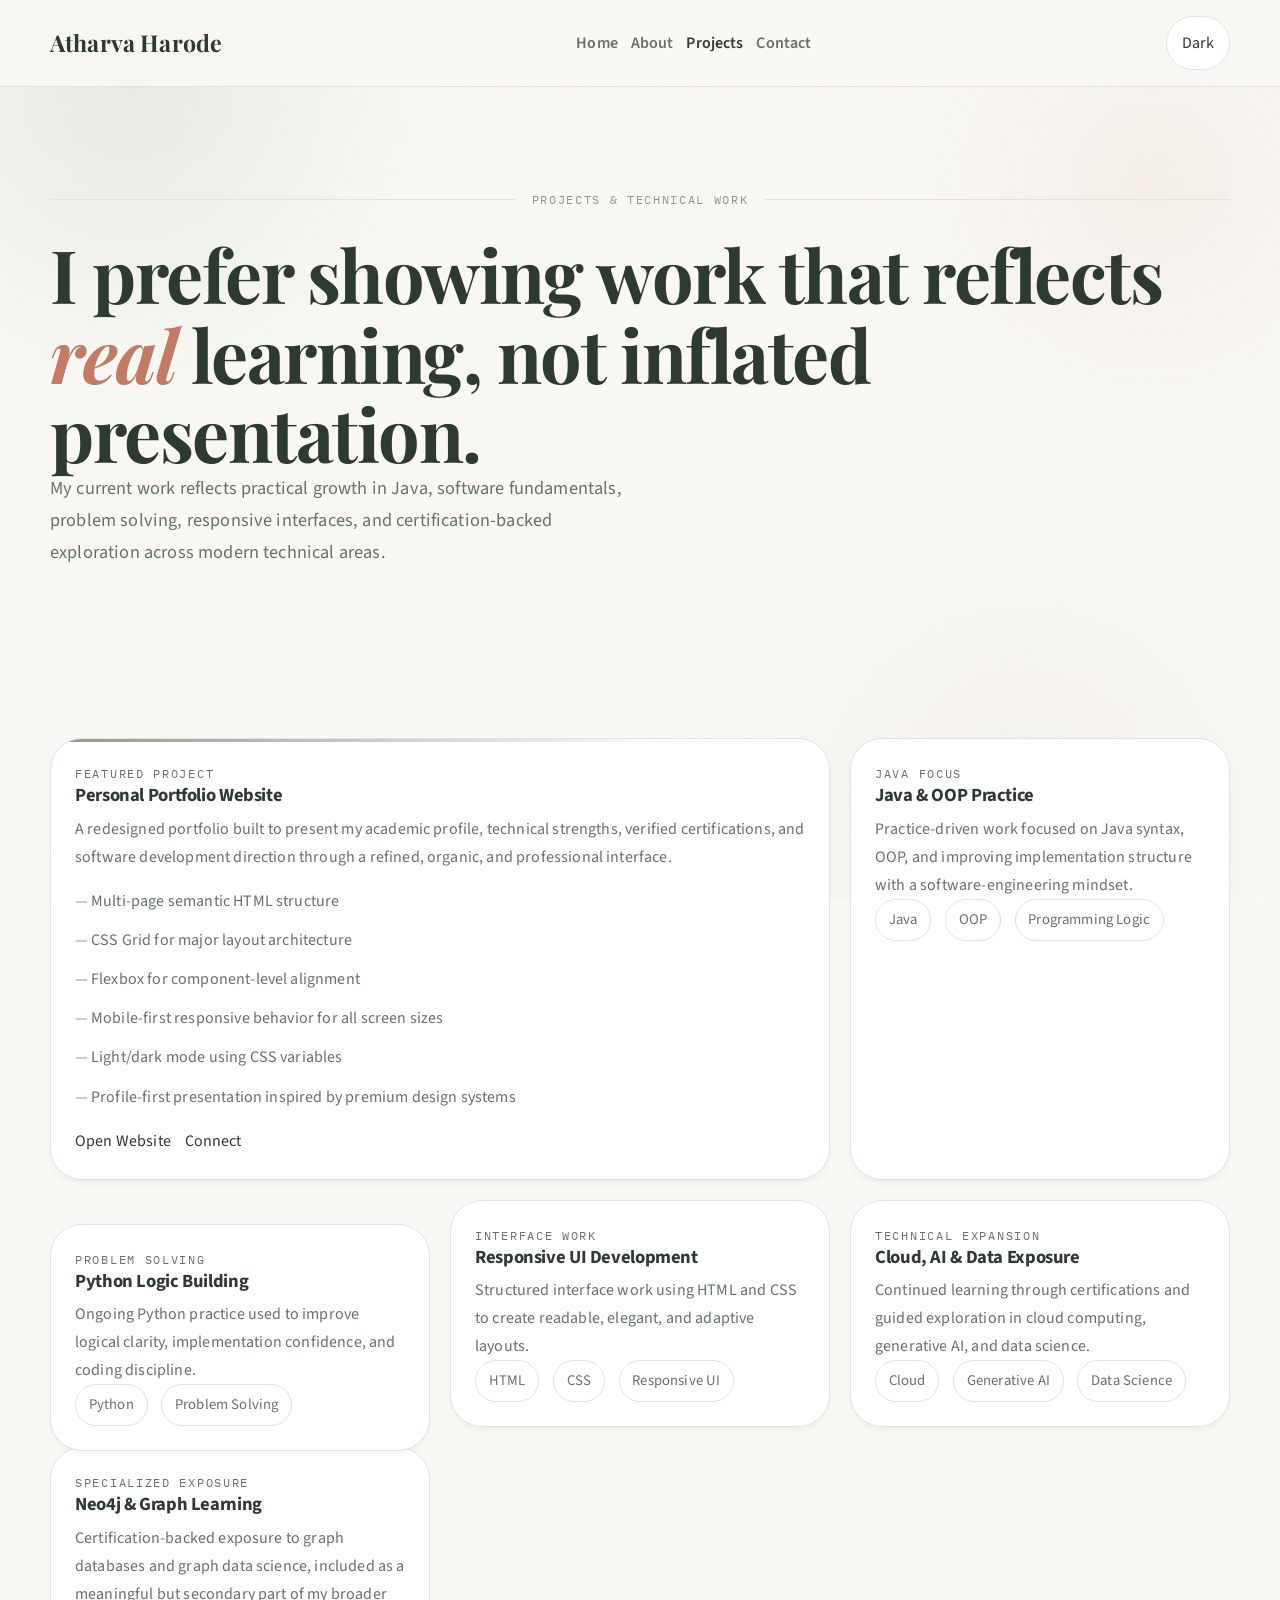
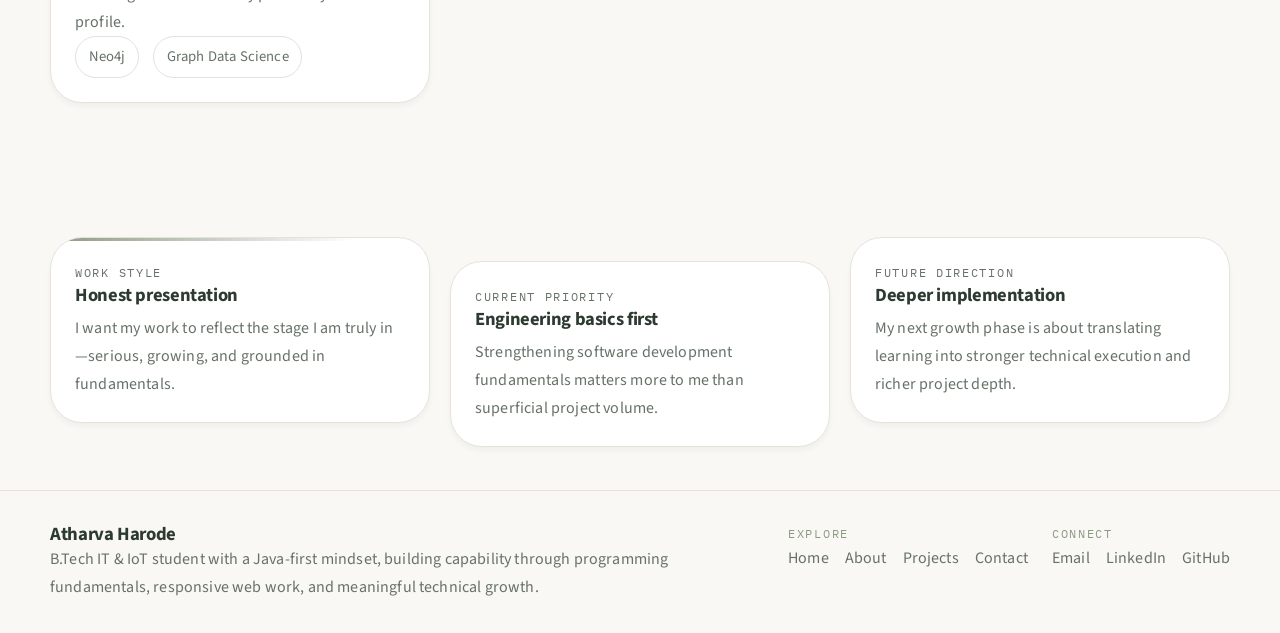
<file: projects.html>
<!DOCTYPE html>
<html lang="en">
<head>
  <meta charset="UTF-8" />
  <meta name="viewport" content="width=device-width, initial-scale=1.0" />
  <meta name="color-scheme" content="light dark" />
  <meta
    name="description"
    content="Projects and technical work by Atharva Harode."
  />
  <title>Atharva Harode — Projects</title>

  <link rel="preconnect" href="https://fonts.googleapis.com" />
  <link rel="preconnect" href="https://fonts.gstatic.com" crossorigin />
  <link
    href="https://fonts.googleapis.com/css2?family=IBM+Plex+Mono:wght@500&family=Playfair+Display:wght@600;700&family=Source+Sans+3:wght@400;500;600;700&display=swap"
    rel="stylesheet"
  />

  <link rel="stylesheet" href="css/style.css" />
  <script defer src="script.js"></script>
</head>
<body>
  <a class="skip-link" href="#main">Skip to content</a>

  <header class="site-header">
    <div class="container nav-shell">
      <a class="brand" href="index.html">Atharva Harode</a>

      <nav class="site-nav" id="site-nav" aria-label="Primary navigation">
        <a href="index.html">Home</a>
        <a href="about.html">About</a>
        <a href="projects.html">Projects</a>
        <a href="contact.html">Contact</a>
      </nav>

      <div class="nav-actions">
        <button class="theme-toggle" id="theme-toggle" type="button" aria-label="Toggle theme">Dark</button>
        <button class="nav-toggle" id="nav-toggle" type="button" aria-label="Open navigation" aria-controls="site-nav" aria-expanded="false">Menu</button>
      </div>
    </div>
  </header>

  <main id="main">
    <section class="section">
      <div class="container narrow">
        <div class="section-label">
          <span>Projects & Technical Work</span>
        </div>
        <h1>I prefer showing work that reflects <em>real</em> learning, not inflated presentation.</h1>
        <p class="lead">
          My current work reflects practical growth in Java, software fundamentals, problem solving,
          responsive interfaces, and certification-backed exploration across modern technical areas.
        </p>
      </div>
    </section>

    <section class="section section--tight">
      <div class="container project-grid">
        <article class="panel project-card card-accent wide">
          <p class="meta">Featured Project</p>
          <h3>Personal Portfolio Website</h3>
          <p class="card-copy">
            A redesigned portfolio built to present my academic profile, technical strengths, verified certifications,
            and software development direction through a refined, organic, and professional interface.
          </p>

          <ul class="list-points">
            <li>Multi-page semantic HTML structure</li>
            <li>CSS Grid for major layout architecture</li>
            <li>Flexbox for component-level alignment</li>
            <li>Mobile-first responsive behavior for all screen sizes</li>
            <li>Light/dark mode using CSS variables</li>
            <li>Profile-first presentation inspired by premium design systems</li>
          </ul>

          <div class="card-links" style="margin-top: 1rem;">
            <a href="index.html">Open Website</a>
            <a href="contact.html">Connect</a>
          </div>
        </article>

        <article class="panel project-card">
          <p class="meta">Java Focus</p>
          <h3>Java & OOP Practice</h3>
          <p class="card-copy">
            Practice-driven work focused on Java syntax, OOP, and improving implementation structure with a software-engineering mindset.
          </p>
          <div class="badge-list">
            <span class="badge">Java</span>
            <span class="badge">OOP</span>
            <span class="badge">Programming Logic</span>
          </div>
        </article>

        <article class="panel project-card is-staggered">
          <p class="meta">Problem Solving</p>
          <h3>Python Logic Building</h3>
          <p class="card-copy">
            Ongoing Python practice used to improve logical clarity, implementation confidence, and coding discipline.
          </p>
          <div class="badge-list">
            <span class="badge">Python</span>
            <span class="badge">Problem Solving</span>
          </div>
        </article>

        <article class="panel project-card">
          <p class="meta">Interface Work</p>
          <h3>Responsive UI Development</h3>
          <p class="card-copy">
            Structured interface work using HTML and CSS to create readable, elegant, and adaptive layouts.
          </p>
          <div class="badge-list">
            <span class="badge">HTML</span>
            <span class="badge">CSS</span>
            <span class="badge">Responsive UI</span>
          </div>
        </article>

        <article class="panel project-card">
          <p class="meta">Technical Expansion</p>
          <h3>Cloud, AI & Data Exposure</h3>
          <p class="card-copy">
            Continued learning through certifications and guided exploration in cloud computing, generative AI, and data science.
          </p>
          <div class="badge-list">
            <span class="badge">Cloud</span>
            <span class="badge">Generative AI</span>
            <span class="badge">Data Science</span>
          </div>
        </article>

        <article class="panel project-card">
          <p class="meta">Specialized Exposure</p>
          <h3>Neo4j & Graph Learning</h3>
          <p class="card-copy">
            Certification-backed exposure to graph databases and graph data science, included as a meaningful but secondary part of my broader profile.
          </p>
          <div class="badge-list">
            <span class="badge">Neo4j</span>
            <span class="badge">Graph Data Science</span>
          </div>
        </article>
      </div>
    </section>

    <section class="section section--tight">
      <div class="container">
        <div class="feature-grid">
          <article class="panel feature-card card-accent">
            <p class="meta">Work Style</p>
            <h3>Honest presentation</h3>
            <p class="card-copy">
              I want my work to reflect the stage I am truly in—serious, growing, and grounded in fundamentals.
            </p>
          </article>

          <article class="panel feature-card is-staggered">
            <p class="meta">Current Priority</p>
            <h3>Engineering basics first</h3>
            <p class="card-copy">
              Strengthening software development fundamentals matters more to me than superficial project volume.
            </p>
          </article>

          <article class="panel feature-card">
            <p class="meta">Future Direction</p>
            <h3>Deeper implementation</h3>
            <p class="card-copy">
              My next growth phase is about translating learning into stronger technical execution and richer project depth.
            </p>
          </article>
        </div>
      </div>
    </section>
  </main>

  <footer class="site-footer">
    <div class="container footer-grid">
      <div>
        <h3>Atharva Harode</h3>
        <p class="muted">
          B.Tech IT & IoT student with a Java-first mindset, building capability through programming fundamentals,
          responsive web work, and meaningful technical growth.
        </p>
      </div>

      <div>
        <p class="eyebrow">Explore</p>
        <div class="footer-links">
          <a href="index.html">Home</a>
          <a href="about.html">About</a>
          <a href="projects.html">Projects</a>
          <a href="contact.html">Contact</a>
        </div>
      </div>

      <div>
        <p class="eyebrow">Connect</p>
        <div class="footer-links">
          <a href="mailto:arisroy7875@gmail.com">Email</a>
          <a href="https://www.linkedin.com/in/atharva-harode-336a64334/" target="_blank" rel="noopener noreferrer">LinkedIn</a>
          <a href="https://github.com/atharva787590" target="_blank" rel="noopener noreferrer">GitHub</a>
        </div>
      </div>
    </div>
  </footer>
</body>
</html>
</file>
<file: css/style.css>
:root {
  color-scheme: light;

  --font-serif: "Playfair Display", Georgia, serif;
  --font-sans: "Source Sans 3", system-ui, -apple-system, BlinkMacSystemFont, sans-serif;
  --font-mono: "IBM Plex Mono", monospace;

  --background: #f9f8f4;
  --foreground: #2d3a31;
  --primary: #8c9a84;
  --secondary: #dccfc2;
  --border: #e6e2da;
  --interactive: #c27b66;

  --surface: #ffffff;
  --surface-soft: #f2f0eb;
  --muted: #667268;

  --shadow-sm: 0 4px 6px -1px rgba(45, 58, 49, 0.05);
  --shadow-md: 0 10px 15px -3px rgba(45, 58, 49, 0.05);
  --shadow-lg: 0 20px 40px -10px rgba(45, 58, 49, 0.05);
  --shadow-xl: 0 25px 50px -12px rgba(45, 58, 49, 0.15);

  --radius-sm: 12px;
  --radius-md: 24px;
  --radius-lg: 32px;
  --radius-pill: 999px;

  --container: 1180px;
  --content: 760px;

  --transition-fast: 300ms ease;
  --transition-base: 500ms ease;
}

:root[data-theme="dark"] {
  color-scheme: dark;

  --background: #121713;
  --foreground: #edf0eb;
  --primary: #9fad95;
  --secondary: #4c453f;
  --border: #2d342f;
  --interactive: #d28a74;

  --surface: #1a211c;
  --surface-soft: #222a24;
  --muted: #b7c0b6;

  --shadow-sm: 0 4px 6px -1px rgba(0, 0, 0, 0.18);
  --shadow-md: 0 10px 15px -3px rgba(0, 0, 0, 0.2);
  --shadow-lg: 0 20px 40px -10px rgba(0, 0, 0, 0.24);
  --shadow-xl: 0 25px 50px -12px rgba(0, 0, 0, 0.35);
}

*,
*::before,
*::after {
  box-sizing: border-box;
}

html {
  scroll-behavior: smooth;
}

body,
h1,
h2,
h3,
h4,
p,
ul,
li {
  margin: 0;
}

body {
  font-family: var(--font-sans);
  background: var(--background);
  color: var(--foreground);
  line-height: 1.75;
  letter-spacing: 0.01em;
  min-height: 100vh;
  position: relative;
  overflow-x: hidden;
}

body::before {
  content: "";
  position: fixed;
  inset: 0;
  pointer-events: none;
  background:
    radial-gradient(circle at 10% 10%, rgba(140, 154, 132, 0.14), transparent 22%),
    radial-gradient(circle at 90% 20%, rgba(194, 123, 102, 0.08), transparent 18%),
    radial-gradient(circle at 80% 90%, rgba(220, 207, 194, 0.2), transparent 20%);
  z-index: -2;
}

body::after {
  content: "";
  position: fixed;
  inset: 0;
  pointer-events: none;
  opacity: 0.015;
  background-image: url("data:image/svg+xml,%3Csvg viewBox='0 0 400 400' xmlns='http://www.w3.org/2000/svg'%3E%3Cfilter id='noiseFilter'%3E%3CfeTurbulence type='fractalNoise' baseFrequency='0.9' numOctaves='4' stitchTiles='stitch'/%3E%3C/filter%3E%3Crect width='100%25' height='100%25' filter='url(%23noiseFilter)'/%3E%3C/svg%3E");
  background-repeat: repeat;
  z-index: -1;
}

img {
  max-width: 100%;
  display: block;
}

a {
  color: inherit;
  text-decoration: none;
}

ul {
  list-style: none;
  padding: 0;
}

button,
input,
textarea {
  font: inherit;
}

button {
  border: none;
  background: none;
  cursor: pointer;
}

::selection {
  background: rgba(140, 154, 132, 0.22);
}

a:focus-visible,
button:focus-visible,
input:focus-visible,
textarea:focus-visible {
  outline: none;
  box-shadow: 0 0 0 3px rgba(140, 154, 132, 0.35);
  border-radius: 12px;
}

.skip-link {
  position: absolute;
  left: -9999px;
  top: 1rem;
  background: var(--foreground);
  color: #fff;
  padding: 0.75rem 1rem;
  border-radius: 12px;
  z-index: 1000;
}

.skip-link:focus {
  left: 1rem;
}

.container {
  width: min(100% - 1.5rem, var(--container));
  margin-inline: auto;
}

.narrow {
  width: min(100%, var(--content));
}

.section {
  padding-block: clamp(4rem, 8vw, 7rem);
}

.section--tight {
  padding-block: clamp(2.5rem, 6vw, 4.2rem);
}

.eyebrow,
.meta {
  font-family: var(--font-mono);
  font-size: 0.76rem;
  letter-spacing: 0.14em;
  text-transform: uppercase;
}

.eyebrow {
  color: var(--primary);
}

.meta {
  color: var(--muted);
}

.section-label {
  display: flex;
  align-items: center;
  gap: 1rem;
  margin-bottom: 1.5rem;
}

.section-label::before,
.section-label::after {
  content: "";
  flex: 1;
  height: 1px;
  background: var(--border);
}

.section-label span {
  font-family: var(--font-mono);
  font-size: 0.75rem;
  letter-spacing: 0.14em;
  text-transform: uppercase;
  color: var(--primary);
}

h1,
h2 {
  font-family: var(--font-serif);
  line-height: 1.08;
  letter-spacing: -0.02em;
}

h1 {
  font-size: clamp(2.45rem, 6vw, 4.6rem);
}

h2 {
  font-size: clamp(1.9rem, 4vw, 2.9rem);
}

h1 em,
h2 em {
  font-style: italic;
  color: var(--interactive);
}

h3,
h4 {
  font-family: var(--font-sans);
  font-weight: 700;
  line-height: 1.2;
  letter-spacing: -0.02em;
}

.lead {
  font-size: clamp(1.05rem, 1.7vw, 1.14rem);
  color: var(--muted);
  max-width: 64ch;
}

.muted {
  color: var(--muted);
}

.site-header {
  position: sticky;
  top: 0;
  z-index: 100;
  background: rgba(249, 248, 244, 0.82);
  backdrop-filter: blur(16px);
  border-bottom: 1px solid var(--border);
}

:root[data-theme="dark"] .site-header {
  background: rgba(18, 23, 19, 0.82);
}

.nav-shell {
  position: relative;
  display: flex;
  align-items: center;
  justify-content: space-between;
  gap: 1rem;
  padding-block: 1rem;
}

.brand {
  font-family: var(--font-serif);
  font-size: 1.45rem;
  font-weight: 700;
}

.nav-actions {
  display: flex;
  align-items: center;
  gap: 0.75rem;
}

.theme-toggle,
.nav-toggle {
  min-height: 44px;
  min-width: 44px;
  padding: 0.75rem 0.95rem;
  border: 1px solid var(--border);
  border-radius: var(--radius-pill);
  background: var(--surface);
  color: var(--foreground);
  transition: all var(--transition-fast);
}

.theme-toggle:hover,
.nav-toggle:hover {
  background: var(--surface-soft);
  border-color: var(--primary);
}

.site-nav {
  display: none;
  position: absolute;
  top: calc(100% + 0.75rem);
  left: 0;
  right: 0;
  padding: 1rem;
  background: var(--surface);
  border: 1px solid var(--border);
  border-radius: var(--radius-md);
  box-shadow: var(--shadow-xl);
  flex-direction: column;
  gap: 0.8rem;
}

.site-nav.is-open {
  display: flex;
}

.site-nav a {
  font-weight: 600;
  color: var(--muted);
  transition: color var(--transition-fast);
}

.site-nav a:hover,
.site-nav a.is-active {
  color: var(--foreground);
}

.btn-row,
.badge-list,
.card-links,
.hero-tags {
  display: flex;
  flex-wrap: wrap;
  gap: 0.85rem;
}

.btn-row {
  margin-top: 1.5rem;
}

.btn {
  min-height: 48px;
  display: inline-flex;
  align-items: center;
  justify-content: center;
  padding: 0.85rem 1.25rem;
  border-radius: var(--radius-pill);
  font-weight: 700;
  letter-spacing: 0.08em;
  text-transform: uppercase;
  font-size: 0.84rem;
  transition: all var(--transition-fast);
}

.btn--primary {
  background: var(--foreground);
  color: #fff;
  box-shadow: var(--shadow-sm);
}

.btn--primary:hover {
  background: var(--interactive);
  transform: translateY(-2px);
  box-shadow: var(--shadow-md);
}

.btn--secondary {
  background: transparent;
  color: var(--primary);
  border: 1px solid var(--primary);
}

.btn--secondary:hover {
  background: var(--surface-soft);
  color: var(--interactive);
  border-color: var(--interactive);
}

.panel {
  background: var(--surface);
  border: 1px solid var(--border);
  border-radius: var(--radius-lg);
  box-shadow: var(--shadow-sm);
  transition:
    transform var(--transition-base),
    box-shadow var(--transition-base),
    border-color var(--transition-fast);
}

.panel:hover {
  transform: translateY(-3px);
  box-shadow: var(--shadow-lg);
  border-color: rgba(140, 154, 132, 0.5);
}

.card-accent {
  position: relative;
  overflow: hidden;
}

.card-accent::before {
  content: "";
  position: absolute;
  inset: 0 auto auto 0;
  width: 100%;
  height: 3px;
  background: linear-gradient(90deg, var(--primary), transparent 80%);
}

.hero-shell {
  display: grid;
  gap: 2rem;
  align-items: stretch;
}

.hero-copy {
  display: grid;
  gap: 1rem;
  align-content: center;
}

.identity-lockup {
  display: grid;
  gap: 1rem;
}

.identity-badge {
  display: grid;
  gap: 1rem;
}

.monogram {
  width: 92px;
  height: 92px;
  border-radius: 30px;
  display: grid;
  place-items: center;
  background:
    linear-gradient(145deg, rgba(140, 154, 132, 0.22), rgba(220, 207, 194, 0.55)),
    var(--surface-soft);
  border: 1px solid var(--border);
  box-shadow: var(--shadow-md);
  font-family: var(--font-serif);
  font-size: 2rem;
  font-weight: 700;
  color: var(--foreground);
}

.identity-title {
  color: var(--muted);
  font-size: 1rem;
}

.hero-tag,
.badge {
  display: inline-flex;
  align-items: center;
  padding: 0.45rem 0.8rem;
  border-radius: var(--radius-pill);
  border: 1px solid var(--border);
  background: var(--surface);
  color: var(--muted);
  font-size: 0.92rem;
}

.hero-side {
  padding: 1.5rem;
  background:
    radial-gradient(circle at top right, rgba(194, 123, 102, 0.12), transparent 22%),
    linear-gradient(135deg, rgba(140, 154, 132, 0.08), rgba(220, 207, 194, 0.14)),
    var(--surface);
  display: grid;
  gap: 1rem;
  align-content: start;
}

.hero-arch {
  border-radius: 220px 220px 24px 24px / 240px 240px 24px 24px;
  border: 1px solid var(--border);
  background:
    linear-gradient(180deg, rgba(220, 207, 194, 0.28), rgba(140, 154, 132, 0.08)),
    var(--surface-soft);
  padding: 2rem 1.4rem;
  min-height: 250px;
  display: grid;
  align-content: center;
  gap: 1rem;
  box-shadow: var(--shadow-md);
  text-align: center;
}

.hero-side-grid {
  display: grid;
  gap: 1rem;
}

.side-chip {
  padding: 1rem;
  border-radius: 22px;
  border: 1px solid var(--border);
  background: rgba(255, 255, 255, 0.7);
  backdrop-filter: blur(8px);
  box-shadow: var(--shadow-sm);
}

:root[data-theme="dark"] .side-chip {
  background: rgba(26, 33, 28, 0.78);
}

.stats-grid,
.feature-grid,
.skill-grid,
.project-grid,
.cert-grid,
.contact-grid,
.method-grid {
  display: grid;
  gap: 1.25rem;
}

.stats-grid {
  grid-template-columns: repeat(2, minmax(0, 1fr));
}

.stat-card,
.feature-card,
.skill-card,
.project-card,
.cert-card,
.timeline-item,
.contact-card,
.form-card {
  padding: 1.5rem;
}

.stat-card {
  display: grid;
  align-content: start;
  min-height: 165px;
}

.stat-card strong {
  display: block;
  font-family: var(--font-sans);
  font-weight: 700;
  font-size: clamp(1.45rem, 2vw, 2rem);
  line-height: 1;
  letter-spacing: -0.03em;
  margin-bottom: 0.45rem;
  max-width: 100%;
  overflow-wrap: anywhere;
  word-break: break-word;
}

.feature-card.is-staggered,
.project-card.is-staggered {
  --offset: 0px;
  transform: translateY(var(--offset));
}

.feature-card.is-staggered:hover,
.project-card.is-staggered:hover {
  transform: translateY(calc(var(--offset) - 3px));
}

.feature-card h3,
.skill-card h3,
.project-card h3,
.cert-card h3,
.timeline-item h3,
.contact-card h3,
.form-card h3 {
  margin-bottom: 0.5rem;
  font-size: clamp(1.08rem, 1.45vw, 1.35rem);
  overflow-wrap: anywhere;
  word-break: break-word;
}

.card-copy {
  color: var(--muted);
}

.list-points {
  display: grid;
  gap: 0.7rem;
  margin-top: 1rem;
}

.list-points li {
  position: relative;
  padding-left: 1rem;
  color: var(--muted);
}

.list-points li::before {
  content: "—";
  position: absolute;
  left: 0;
  color: var(--primary);
}

.split-layout {
  display: grid;
  gap: 1.25rem;
}

.timeline {
  display: grid;
  gap: 1rem;
}

.timeline-item .meta {
  margin-bottom: 0.35rem;
}

.connect-shell {
  padding: 1.5rem;
  background:
    radial-gradient(circle at top right, rgba(194, 123, 102, 0.12), transparent 22%),
    linear-gradient(135deg, rgba(140, 154, 132, 0.08), rgba(220, 207, 194, 0.18)),
    var(--surface);
}

.method-grid {
  grid-template-columns: 1fr;
  margin-top: 1.25rem;
}

form {
  display: grid;
  gap: 1rem;
  margin-top: 1rem;
}

label {
  display: grid;
  gap: 0.45rem;
  font-weight: 600;
}

input,
textarea {
  width: 100%;
  border: 1px solid var(--border);
  background: var(--surface);
  color: var(--foreground);
  border-radius: 18px;
  padding: 0.95rem 1rem;
  transition: border-color var(--transition-fast), box-shadow var(--transition-fast), background var(--transition-fast);
}

input:hover,
textarea:hover {
  border-color: var(--primary);
}

textarea {
  min-height: 160px;
  resize: vertical;
}

.note-box {
  margin-top: 1rem;
  padding: 1rem 1.1rem;
  border-radius: 20px;
  border: 1px dashed var(--border);
  background: var(--surface-soft);
  color: var(--muted);
}

.site-footer {
  border-top: 1px solid var(--border);
  padding-block: 2rem;
}

.footer-grid {
  display: grid;
  gap: 1.5rem;
}

.footer-links {
  display: flex;
  flex-wrap: wrap;
  gap: 0.8rem 1rem;
}

.footer-links a {
  color: var(--muted);
  transition: color var(--transition-fast);
}

.footer-links a:hover {
  color: var(--foreground);
}

@media (min-width: 768px) {
  .container {
    width: min(100% - 3rem, var(--container));
  }

  .site-nav {
    display: flex;
    position: static;
    flex-direction: row;
    align-items: center;
    border: none;
    box-shadow: none;
    background: transparent;
    padding: 0;
    width: auto;
  }

  .nav-toggle {
    display: none;
  }

  .identity-badge {
    grid-template-columns: auto 1fr;
    align-items: start;
  }

  .hero-shell {
    grid-template-columns: 1.05fr 0.95fr;
    gap: 2.5rem;
  }

  .stats-grid {
    grid-template-columns: repeat(4, minmax(0, 1fr));
  }

  .feature-grid {
    grid-template-columns: repeat(3, minmax(0, 1fr));
  }

  .skill-grid,
  .contact-grid,
  .method-grid {
    grid-template-columns: repeat(2, minmax(0, 1fr));
  }

  .project-grid {
    grid-template-columns: repeat(2, minmax(0, 1fr));
  }

  .cert-grid {
    grid-template-columns: repeat(2, minmax(0, 1fr));
  }

  .split-layout {
    grid-template-columns: 1.05fr 0.95fr;
  }

  .connect-shell {
    padding: 2rem;
  }

  .feature-card.is-staggered,
  .project-card.is-staggered {
    --offset: 1.5rem;
  }

  .footer-grid {
    grid-template-columns: 1.1fr 0.9fr;
  }
}

@media (min-width: 1024px) {
  .skill-grid {
    grid-template-columns: repeat(4, minmax(0, 1fr));
  }

  .project-grid {
    grid-template-columns: repeat(3, minmax(0, 1fr));
  }

  .project-card.wide {
    grid-column: span 2;
  }

  .cert-grid {
    grid-template-columns: repeat(4, minmax(0, 1fr));
  }

  .connect-shell {
    display: grid;
    grid-template-columns: 1fr 0.95fr;
    gap: 1.5rem;
    align-items: start;
  }

  .method-grid {
    grid-template-columns: repeat(3, minmax(0, 1fr));
  }

  .footer-grid {
    grid-template-columns: 1fr auto auto;
  }
}

@media (prefers-reduced-motion: reduce) {
  html {
    scroll-behavior: auto;
  }

  *,
  *::before,
  *::after {
    transition: none !important;
    animation: none !important;
  }
}
</file>
